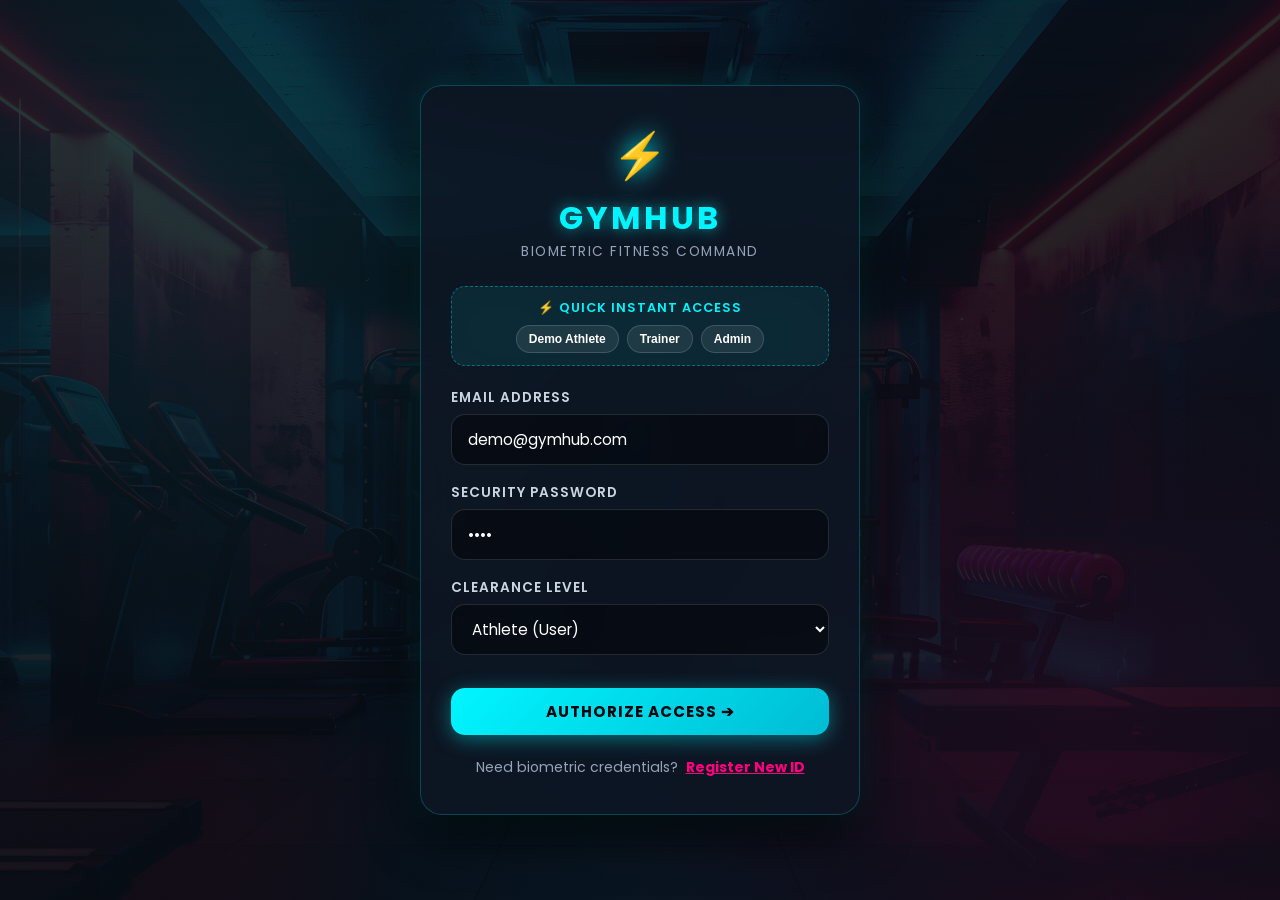
<file: index.html>
<!DOCTYPE html>
<html lang="en">
<head>
    <meta charset="UTF-8">
    <meta name="viewport" content="width=device-width, initial-scale=1.0">
    <title>Gym Hub - Authentication Portal</title>
    <link rel="stylesheet" href="style.css">
    <style>
        .auth-wrapper {
            display: flex;
            justify-content: center;
            align-items: center;
            min-height: 100vh;
            padding: 20px;
        }

        .auth-card {
            width: 100%;
            max-width: 440px;
            background: rgba(14, 22, 36, 0.82);
            backdrop-filter: blur(24px);
            -webkit-backdrop-filter: blur(24px);
            border: 1px solid var(--border-color);
            border-radius: var(--radius-lg);
            padding: 36px 30px;
            box-shadow: 0 20px 50px rgba(0, 0, 0, 0.8), 0 0 30px rgba(0, 246, 255, 0.15);
            animation: cardAppear 0.8s cubic-bezier(0.16, 1, 0.3, 1) forwards;
        }

        @keyframes cardAppear {
            from { transform: translateY(30px) scale(0.96); opacity: 0; }
            to { transform: translateY(0) scale(1); opacity: 1; }
        }

        .brand-header {
            text-align: center;
            margin-bottom: 24px;
        }

        .brand-header .logo {
            font-size: 2.8em;
            filter: drop-shadow(0 0 12px var(--cyan-glow));
            display: inline-block;
            animation: pulseIcon 3s infinite;
        }

        .brand-header h1 {
            font-size: 2em;
            letter-spacing: 3px;
            color: var(--cyan-glow);
            text-shadow: 0 0 15px rgba(0, 246, 255, 0.6);
            margin-top: 5px;
        }

        .brand-header p {
            font-size: 0.85em;
            color: var(--text-muted);
            letter-spacing: 1.5px;
            text-transform: uppercase;
        }

        .demo-bar {
            background: rgba(0, 246, 255, 0.08);
            border: 1px dashed rgba(0, 246, 255, 0.35);
            border-radius: var(--radius-md);
            padding: 12px;
            margin-bottom: 22px;
            text-align: center;
        }

        .demo-bar p {
            font-size: 0.8em;
            color: var(--cyan-glow);
            font-weight: 600;
            margin-bottom: 8px;
            letter-spacing: 1px;
            text-transform: uppercase;
        }

        .demo-btn-group {
            display: flex;
            gap: 8px;
            justify-content: center;
        }

        .demo-pill {
            background: rgba(255, 255, 255, 0.08);
            border: 1px solid rgba(255, 255, 255, 0.15);
            color: #fff;
            padding: 6px 12px;
            border-radius: var(--radius-full);
            font-size: 0.75em;
            font-weight: 700;
            cursor: pointer;
            transition: all 0.2s ease;
        }

        .demo-pill:hover {
            background: var(--cyan-glow);
            color: #000;
            border-color: var(--cyan-glow);
            box-shadow: 0 0 12px var(--cyan-glow);
        }

        .form-row {
            display: flex;
            gap: 10px;
        }

        .form-row .form-group {
            flex: 1;
        }

        .auth-footer {
            margin-top: 22px;
            text-align: center;
            font-size: 0.88em;
            color: var(--text-muted);
        }

        .auth-footer span {
            color: var(--magenta-glow);
            font-weight: 700;
            cursor: pointer;
            text-decoration: underline;
            margin-left: 4px;
        }

        .auth-footer span:hover {
            color: #fff;
            text-shadow: 0 0 10px var(--magenta-glow);
        }
    </style>
</head>
<body>

    <!-- Fullscreen Initializer -->
    <div id="loader">
        <div class="loader-ring"></div>
        <h3>GYM HUB CORE</h3>
        <p>INITIALIZING PROTOCOL...</p>
    </div>

    <div class="auth-wrapper">
        <div class="auth-card">
            
            <div class="brand-header">
                <div class="logo">⚡</div>
                <h1>GYM<span class="highlight text-cyan">HUB</span></h1>
                <p>BIOMETRIC FITNESS COMMAND</p>
            </div>

            <!-- Instant One-Click Demo Access -->
            <div class="demo-bar">
                <p>⚡ Quick Instant Access</p>
                <div class="demo-btn-group">
                    <button type="button" class="demo-pill" onclick="quickLogin('user')">Demo Athlete</button>
                    <button type="button" class="demo-pill" onclick="quickLogin('trainer')">Trainer</button>
                    <button type="button" class="demo-pill" onclick="quickLogin('admin')">Admin</button>
                </div>
            </div>

            <!-- LOGIN VIEW -->
            <div id="login-section">
                <form id="loginForm">
                    <div class="form-group">
                        <label class="form-label" for="loginEmail">Email Address</label>
                        <input type="email" id="loginEmail" placeholder="e.g. demo@gymhub.com" required>
                    </div>

                    <div class="form-group">
                        <label class="form-label" for="loginPassword">Security Password</label>
                        <input type="password" id="loginPassword" placeholder="••••••••" required>
                    </div>

                    <div class="form-group">
                        <label class="form-label" for="loginRole">Clearance Level</label>
                        <select id="loginRole" required>
                            <option value="user">Athlete (User)</option>
                            <option value="trainer">Tactical Coach (Trainer)</option>
                            <option value="admin">System Admin (SADMIN)</option>
                        </select>
                    </div>

                    <button type="submit" class="btn btn-primary btn-block" style="margin-top: 15px;">
                        Authorize Access ➔
                    </button>

                    <div class="auth-footer">
                        Need biometric credentials? 
                        <span onclick="toggleAuth('register')">Register New ID</span>
                    </div>
                </form>
            </div>

            <!-- REGISTRATION VIEW -->
            <div id="register-section" style="display: none;">
                <form id="registerForm">
                    <div class="form-group">
                        <label class="form-label" for="regName">Full Name</label>
                        <input type="text" id="regName" placeholder="e.g. Alex Hunter" required>
                    </div>

                    <div class="form-row">
                        <div class="form-group">
                            <label class="form-label" for="regEmail">Email</label>
                            <input type="email" id="regEmail" placeholder="name@domain.com" required>
                        </div>
                        <div class="form-group">
                            <label class="form-label" for="regPassword">Password</label>
                            <input type="password" id="regPassword" placeholder="••••••••" required>
                        </div>
                    </div>

                    <div class="form-row">
                        <div class="form-group">
                            <label class="form-label" for="regAge">Age</label>
                            <input type="number" id="regAge" min="12" max="100" placeholder="24" required>
                        </div>
                        <div class="form-group">
                            <label class="form-label" for="regHeight">Height (cm)</label>
                            <input type="number" id="regHeight" min="100" max="250" placeholder="178" required>
                        </div>
                        <div class="form-group">
                            <label class="form-label" for="regWeight">Weight (kg)</label>
                            <input type="number" id="regWeight" min="30" max="300" placeholder="75" required>
                        </div>
                    </div>

                    <div class="form-row">
                        <div class="form-group">
                            <label class="form-label" for="regGoal">Primary Goal</label>
                            <select id="regGoal" required>
                                <option value="muscle">Hypertrophy (Muscle Gain)</option>
                                <option value="weight_loss">Caloric Deficit (Fat Loss)</option>
                                <option value="endurance">Conditioning & Stamina</option>
                            </select>
                        </div>
                        <div class="form-group">
                            <label class="form-label" for="regRole">Role</label>
                            <select id="regRole" required>
                                <option value="user">Athlete (User)</option>
                                <option value="trainer">Trainer</option>
                            </select>
                        </div>
                    </div>

                    <button type="submit" class="btn btn-magenta btn-block" style="margin-top: 15px;">
                        Initialize Profile ➔
                    </button>

                    <div class="auth-footer">
                        Existing Athlete? 
                        <span onclick="toggleAuth('login')">Return to Login</span>
                    </div>
                </form>
            </div>

        </div>
    </div>

    <!-- Scripts -->
    <script src="script.js"></script>
    <script>
        // Check if user is already logged in
        window.addEventListener('DOMContentLoaded', () => {
            const current = getCurrentUser();
            if (current) {
                // Pre-fill or auto-redirect if desired
                document.getElementById('loginEmail').value = current.email || 'demo@gymhub.com';
                document.getElementById('loginRole').value = current.role || 'user';
            } else {
                document.getElementById('loginEmail').value = 'demo@gymhub.com';
                document.getElementById('loginPassword').value = 'demo';
            }
        });

        function toggleAuth(target) {
            playCyberSound('click');
            const loginSec = document.getElementById('login-section');
            const regSec = document.getElementById('register-section');
            if (target === 'register') {
                loginSec.style.display = 'none';
                regSec.style.display = 'block';
            } else {
                loginSec.style.display = 'block';
                regSec.style.display = 'none';
            }
        }

        // Quick 1-Click Login for effortless testing
        function quickLogin(role) {
            playCyberSound('click');
            const users = JSON.parse(localStorage.getItem('gymUsers')) || DEFAULT_USERS;
            const targetUser = users.find(u => u.role === role) || users[0];
            if (targetUser) {
                setCurrentUser(targetUser);
                playCyberSound('success');
                showGymToast(`Authorized as ${targetUser.name}`, "success");
                setTimeout(() => {
                    window.location.href = 'dashboard.html';
                }, 400);
            }
        }

        // Regular Login Handler
        document.getElementById('loginForm').addEventListener('submit', function(e) {
            e.preventDefault();
            const email = document.getElementById('loginEmail').value.trim().toLowerCase();
            const password = document.getElementById('loginPassword').value;
            const role = document.getElementById('loginRole').value;

            const users = JSON.parse(localStorage.getItem('gymUsers')) || DEFAULT_USERS;
            const foundUser = users.find(u => 
                u.email.toLowerCase() === email && 
                u.password === password && 
                u.role === role
            );

            if (foundUser) {
                setCurrentUser(foundUser);
                playCyberSound('success');
                showGymToast(`Access granted, ${foundUser.name}.`, "success");
                setTimeout(() => {
                    window.location.href = 'dashboard.html';
                }, 450);
            } else {
                playCyberSound('error');
                showGymToast("Invalid credentials or clearance level.", "error");
            }
        });

        // Registration Handler
        document.getElementById('registerForm').addEventListener('submit', function(e) {
            e.preventDefault();
            const name = document.getElementById('regName').value.trim();
            const email = document.getElementById('regEmail').value.trim().toLowerCase();
            const password = document.getElementById('regPassword').value;
            const age = parseInt(document.getElementById('regAge').value) || 24;
            const height = parseFloat(document.getElementById('regHeight').value) || 175;
            const weight = parseFloat(document.getElementById('regWeight').value) || 72;
            const goal = document.getElementById('regGoal').value;
            const role = document.getElementById('regRole').value;

            let users = JSON.parse(localStorage.getItem('gymUsers')) || DEFAULT_USERS;
            if (users.some(u => u.email.toLowerCase() === email)) {
                playCyberSound('error');
                showGymToast("Email already registered in system.", "error");
                return;
            }

            const newUser = { name, email, password, age, height, weight, goal, role };
            users.push(newUser);
            localStorage.setItem('gymUsers', JSON.stringify(users));
            setCurrentUser(newUser);

            playCyberSound('success');
            showGymToast("Bio-Registration successful! Loading Dashboard...", "success");
            setTimeout(() => {
                window.location.href = 'dashboard.html';
            }, 600);
        });
    </script>
</body>
</html>
</file>
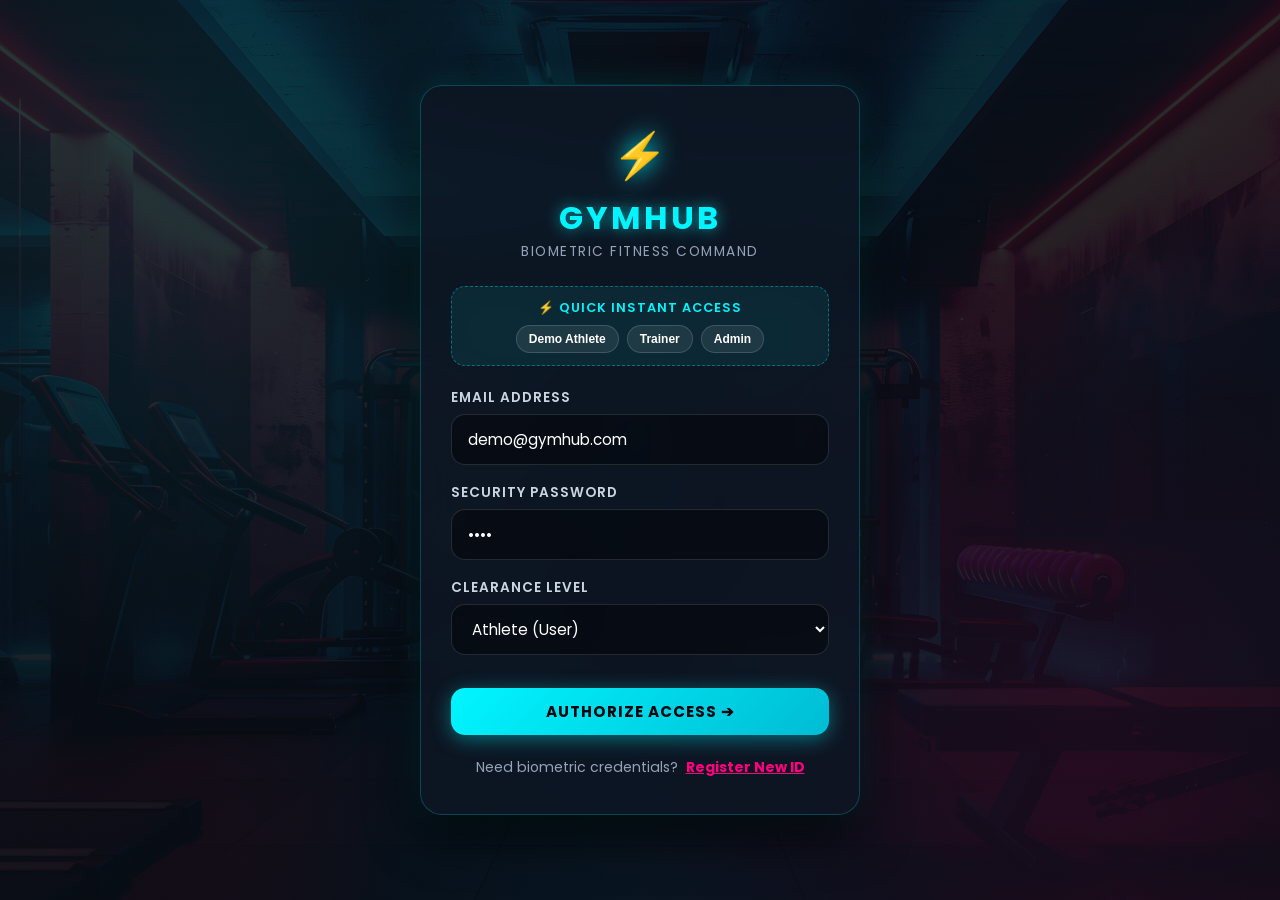
<file: chatbot.html>
<!DOCTYPE html>
<html lang="en">
<head>
    <meta charset="UTF-8">
    <meta name="viewport" content="width=device-width, initial-scale=1.0">
    <title>Gym Hub - AI Fitness & Tactical Coach</title>
    <link rel="stylesheet" href="style.css">
    <style>
        .chat-container-card {
            max-width: 850px;
            margin: 0 auto;
            background: var(--bg-surface);
            border: 1px solid var(--border-color);
            border-radius: var(--radius-lg);
            padding: 26px;
            box-shadow: var(--shadow-card);
            display: flex;
            flex-direction: column;
            height: 75vh;
        }

        .chat-topbar {
            display: flex;
            justify-content: space-between;
            align-items: center;
            padding-bottom: 15px;
            border-bottom: 1px solid rgba(255, 255, 255, 0.1);
        }

        .coach-status {
            display: flex;
            align-items: center;
            gap: 10px;
        }

        .coach-avatar {
            width: 44px;
            height: 44px;
            border-radius: 50%;
            background: linear-gradient(135deg, var(--cyan-glow), var(--magenta-glow));
            display: flex;
            justify-content: center;
            align-items: center;
            font-size: 1.4em;
            box-shadow: 0 0 15px rgba(0, 246, 255, 0.4);
        }

        .chat-messages {
            flex-grow: 1;
            overflow-y: auto;
            padding: 18px 8px;
            display: flex;
            flex-direction: column;
            gap: 14px;
        }

        .msg-bubble {
            max-width: 80%;
            padding: 14px 18px;
            border-radius: var(--radius-md);
            font-size: 0.92em;
            line-height: 1.5;
            animation: bubbleIn 0.3s cubic-bezier(0.175, 0.885, 0.32, 1.275);
            word-wrap: break-word;
        }

        @keyframes bubbleIn {
            from { opacity: 0; transform: scale(0.92); }
            to { opacity: 1; transform: scale(1); }
        }

        .user-bubble {
            align-self: flex-end;
            background: rgba(0, 246, 255, 0.15);
            border: 1px solid rgba(0, 246, 255, 0.4);
            color: #fff;
            border-bottom-right-radius: 2px;
        }

        .bot-bubble {
            align-self: flex-start;
            background: rgba(22, 34, 52, 0.9);
            border: 1px solid rgba(255, 255, 255, 0.12);
            color: var(--text-secondary);
            border-bottom-left-radius: 2px;
        }

        .bot-bubble strong {
            color: var(--cyan-glow);
        }

        /* Quick Prompt Chips */
        .prompt-chips-tray {
            display: flex;
            gap: 8px;
            overflow-x: auto;
            padding: 10px 0;
            white-space: nowrap;
        }

        .prompt-chip {
            background: rgba(255, 255, 255, 0.05);
            border: 1px solid rgba(0, 246, 255, 0.25);
            color: var(--cyan-glow);
            padding: 6px 14px;
            border-radius: var(--radius-full);
            font-size: 0.78em;
            font-weight: 600;
            cursor: pointer;
            transition: all 0.2s ease;
        }

        .prompt-chip:hover {
            background: var(--cyan-glow);
            color: #000;
            box-shadow: 0 0 10px var(--cyan-glow);
        }

        /* Chat Input Box */
        .chat-input-row {
            display: flex;
            gap: 12px;
            padding-top: 12px;
            border-top: 1px solid rgba(255, 255, 255, 0.1);
        }

        .chat-input-row input {
            flex-grow: 1;
            padding: 13px 18px;
            border-radius: var(--radius-md);
        }

        /* Typing Dots */
        .typing-indicator {
            display: none;
            align-self: flex-start;
            padding: 10px 18px;
            background: rgba(22, 34, 52, 0.9);
            border-radius: var(--radius-md);
            font-size: 0.8em;
            color: var(--text-muted);
            border: 1px solid rgba(255, 255, 255, 0.1);
        }

        .dot-pulse {
            display: inline-block;
            animation: pulse 1s infinite alternate;
        }
    </style>
</head>
<body>

    <!-- Shared Top Navbar -->
    <div id="gym-navbar"></div>

    <div class="page-container">
        
        <div class="chat-container-card">
            
            <!-- Chat Header -->
            <div class="chat-topbar">
                <div class="coach-status">
                    <div class="coach-avatar">🤖</div>
                    <div>
                        <h3 style="font-size: 1.1em; color: #fff; margin: 0;">AI Tactical Coach</h3>
                        <span style="font-size: 0.78em; color: var(--green-glow);">● Online | Ready for Consultation</span>
                    </div>
                </div>

                <div>
                    <button class="btn btn-outline btn-sm" onclick="clearConversation()" style="font-size: 0.75em; padding: 4px 10px;">
                        Clear Chat
                    </button>
                </div>
            </div>

            <!-- Messages Stream -->
            <div class="chat-messages" id="chatStream">
                <div class="msg-bubble bot-bubble">
                    <strong>Greetings, Athlete!</strong> I am your Gym Hub Tactical Intelligence assistant. Ask me anything regarding <strong>Hypertrophy Splits</strong>, <strong>Caloric Deficit vs Bulking</strong>, <strong>Creatine Timing</strong>, or <strong>Joint Rehabilitation</strong>.
                </div>
            </div>

            <div class="typing-indicator" id="typingIndicator">
                🤖 Coach is calculating tactical response<span class="dot-pulse">...</span>
            </div>

            <!-- Prompt Suggestions -->
            <div class="prompt-chips-tray">
                <button class="prompt-chip" onclick="askQuickPrompt('Best workout split for muscle gain?')">🏋️ Best Workout Split</button>
                <button class="prompt-chip" onclick="askQuickPrompt('How much protein should I eat daily?')">🍗 Protein Target</button>
                <button class="prompt-chip" onclick="askQuickPrompt('When should I take creatine?')">⚡ Creatine Timing</button>
                <button class="prompt-chip" onclick="askQuickPrompt('How to fix knee pain during squats?')">⚠️ Knee Pain</button>
                <button class="prompt-chip" onclick="askQuickPrompt('How many rest days do I need?')">💤 Rest & Recovery</button>
            </div>

            <!-- Chat Input Controls -->
            <div class="chat-input-row">
                <input type="text" id="coachInput" placeholder="Inquire about workouts, diet, or recovery..." onkeypress="handleEnter(event)">
                <button class="btn btn-primary" onclick="submitMessage()">
                    Transmit ➔
                </button>
            </div>

        </div>

    </div>

    <!-- Scripts -->
    <script src="script.js"></script>
    <script>
        protectPage();
        renderNavbar('chatbot');

        const stream = document.getElementById('chatStream');
        const input = document.getElementById('coachInput');
        const typing = document.getElementById('typingIndicator');

        function appendMessage(text, isUser = false) {
            const bubble = document.createElement('div');
            bubble.className = `msg-bubble ${isUser ? 'user-bubble' : 'bot-bubble'}`;
            bubble.innerHTML = isUser ? escapeHtml(text) : text;
            stream.appendChild(bubble);
            stream.scrollTop = stream.scrollHeight;
        }

        function escapeHtml(text) {
            const div = document.createElement('div');
            div.textContent = text;
            return div.innerHTML;
        }

        function askQuickPrompt(question) {
            input.value = question;
            submitMessage();
        }

        function handleEnter(e) {
            if (e.key === 'Enter') submitMessage();
        }

        function submitMessage() {
            const text = input.value.trim();
            if (!text) return;

            playCyberSound('click');
            appendMessage(text, true);
            input.value = '';

            typing.style.display = 'block';
            stream.scrollTop = stream.scrollHeight;

            setTimeout(() => {
                typing.style.display = 'none';
                const reply = computeTacticalResponse(text);
                appendMessage(reply, false);
                playCyberSound('success');
            }, 600);
        }

        function computeTacticalResponse(query) {
            const q = query.toLowerCase();

            // Splits / Workouts
            if (q.includes('split') || q.includes('workout') || q.includes('routine') || q.includes('hypertrophy') || q.includes('exercise')) {
                return `<strong>🏋️ Tactical Split Protocol:</strong><br>
                For maximum hypertrophy and recovery, execute the <strong>Push-Pull-Legs (PPL)</strong> split:
                <ul style="margin: 6px 0 0 16px;">
                    <li><strong>Push:</strong> Incline DB Press, Overhead Press, Cable Lateral Raises, Tricep Pushdowns.</li>
                    <li><strong>Pull:</strong> Lat Pulldown, Chest-Supported Rows, Facepulls, Incline Curls.</li>
                    <li><strong>Legs:</strong> Barbell Back Squats, Romanian Deadlifts, Bulgarian Split Squats, Calves.</li>
                </ul>
                Aim for 10-20 working sets per muscle group weekly within 1-3 Reps in Reserve (RIR).`;
            }

            // Protein & Diet
            if (q.includes('protein') || q.includes('diet') || q.includes('eat') || q.includes('calorie') || q.includes('nutrition') || q.includes('macro')) {
                return `<strong>🍗 Nutritional Optimization:</strong><br>
                • <strong>Protein Intake:</strong> Consume <strong>1.6 to 2.2 grams</strong> per kilogram of body weight daily (e.g. 75kg athlete = 120g - 165g protein).<br>
                • <strong>Timing:</strong> Distribute protein across 3-5 meals with ~25-40g per meal to sustain muscle protein synthesis.<br>
                • <strong>Caloric Framework:</strong> Surplus of +300-400 kcal for clean bulking, or deficit of -400-500 kcal for lean conditioning.`;
            }

            // Creatine & Supplements
            if (q.includes('creatine') || q.includes('supplement') || q.includes('whey') || q.includes('vitamin')) {
                return `<strong>💊 Supplement Protocol:</strong><br>
                • <strong>Creatine Monohydrate:</strong> Take <strong>5g daily</strong> consistently with water or carbs. Timing (pre or post workout) matters far less than daily saturation.<br>
                • <strong>Whey Isolate:</strong> Ideal for rapid amino acid replenishment within 1-2 hours around workout sessions.<br>
                • <strong>Essentials:</strong> Daily Vitamin D3 + K2 and Omega-3 fish oils ensure joint lubrication and hormone equilibrium.`;
            }

            // Injury / Pain
            if (q.includes('pain') || q.includes('knee') || q.includes('shoulder') || q.includes('back') || q.includes('injury') || q.includes('hurt')) {
                return `<strong>⚠️ Joint & Injury Recovery Protocol:</strong><br>
                • <strong>Immediate Action:</strong> Cease any exercise provoking sharp, acute pain (>3/10 discomfort).<br>
                • <strong>Active Rehabilitation:</strong> Instead of complete immobilization, perform high-rep isometric holds and banded blood flow movements.<br>
                • <strong>Shoulders:</strong> Focus on external rotator cuff strengtheners (Face Pulls, Band Pull-Aparts).<br>
                • <strong>Knees:</strong> Warm up with reverse walking, terminal knee extensions, and foam rolling quads. Consult a medical professional if pain persists.`;
            }

            // Rest & Sleep
            if (q.includes('rest') || q.includes('sleep') || q.includes('recovery') || q.includes('fatigue')) {
                return `<strong>💤 CNS Recovery & Sleep Protocol:</strong><br>
                • Muscles grow outside the gym during deep REM sleep when Growth Hormone (HGH) peaks.<br>
                • Target <strong>7.5 - 9 hours</strong> of uninterrupted sleep in a cool, dark room.<br>
                • Take at least <strong>1 to 2 complete rest days</strong> every week to prevent systemic Central Nervous System fatigue.`;
            }

            // Default
            return `<strong>🤖 Tactical Intelligence Note:</strong><br>
            I have analyzed your query. To give you the exact protocol, please specify whether your primary focus is <strong>Workout Splits</strong>, <strong>Macro Nutrition</strong>, <strong>Supplements (Creatine/Whey)</strong>, or <strong>Injury Prevention</strong>.`;
        }

        function clearConversation() {
            playCyberSound('click');
            stream.innerHTML = `
                <div class="msg-bubble bot-bubble">
                    <strong>Chat reset.</strong> Coach is standing by for new tactical fitness queries.
                </div>
            `;
            showGymToast("Conversation cleared.", "info");
        }
    </script>
</body>
</html>
</file>
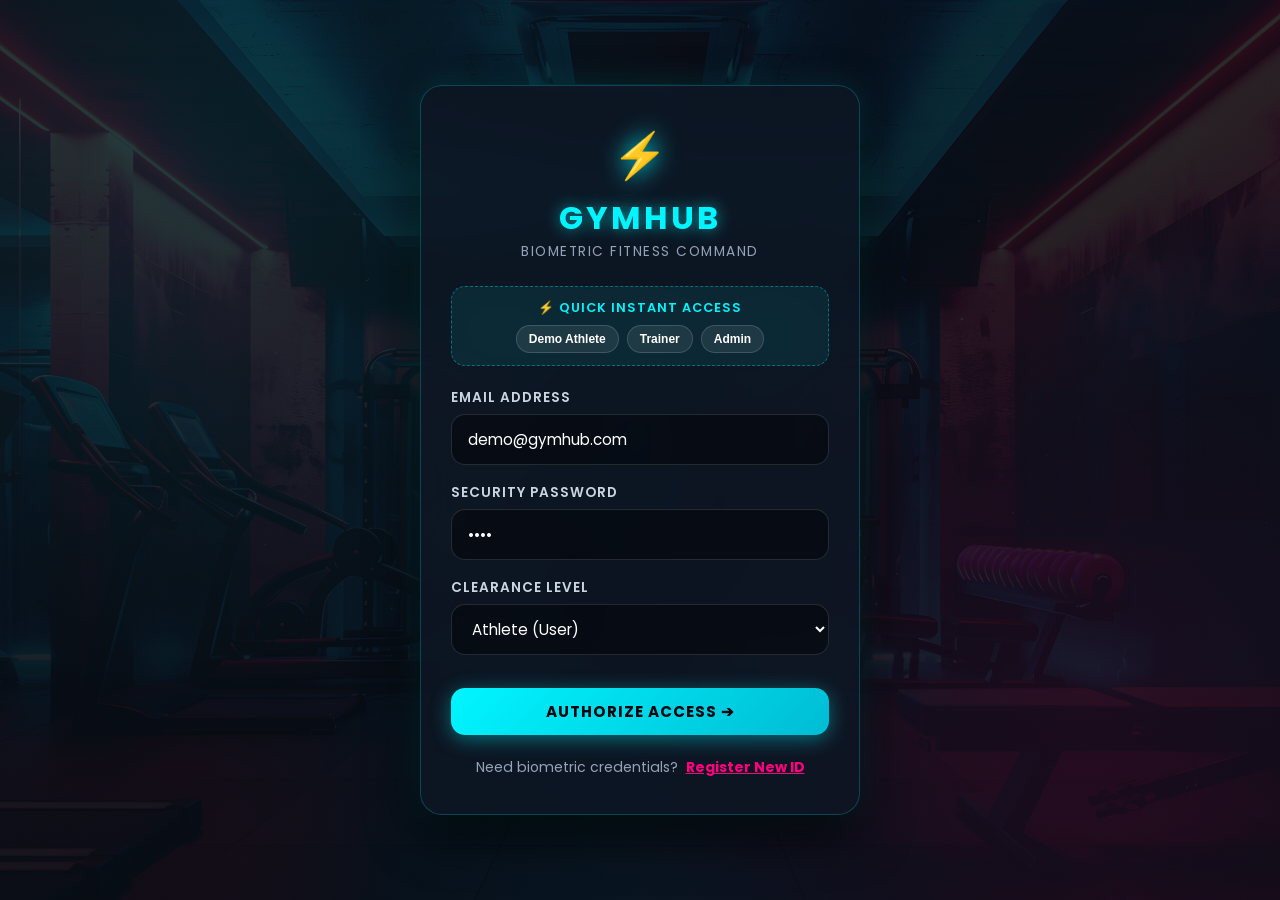
<file: dashboard.html>
<!DOCTYPE html>
<html lang="en">
<head>
    <meta charset="UTF-8">
    <meta name="viewport" content="width=device-width, initial-scale=1.0">
    <title>Gym Hub - Command Dashboard</title>
    <link rel="stylesheet" href="style.css">
    <style>
        .hud-banner {
            display: grid;
            grid-template-columns: 2fr 1fr;
            gap: 20px;
            margin-bottom: 30px;
        }

        .hud-welcome {
            background: linear-gradient(135deg, rgba(0, 246, 255, 0.12), rgba(255, 0, 127, 0.08));
            border: 1px solid var(--border-color);
            border-radius: var(--radius-lg);
            padding: 30px;
            position: relative;
            overflow: hidden;
            display: flex;
            flex-direction: column;
            justify-content: center;
        }

        .hud-welcome::after {
            content: '⚡';
            position: absolute;
            right: 20px;
            bottom: -15px;
            font-size: 8em;
            opacity: 0.07;
            pointer-events: none;
        }

        .hud-title {
            font-size: 2.2em;
            color: var(--cyan-glow);
            text-shadow: 0 0 15px rgba(0, 246, 255, 0.5);
            margin-bottom: 6px;
        }

        .hud-subtitle {
            font-size: 0.95em;
            color: var(--text-secondary);
        }

        .biometrics-card {
            background: var(--bg-surface);
            border: 1px solid var(--border-color);
            border-radius: var(--radius-lg);
            padding: 24px;
            display: flex;
            flex-direction: column;
            justify-content: space-around;
        }

        .bio-grid {
            display: grid;
            grid-template-columns: repeat(2, 1fr);
            gap: 12px;
            margin-top: 10px;
        }

        .bio-item {
            background: rgba(255, 255, 255, 0.04);
            border-radius: var(--radius-sm);
            padding: 8px 12px;
            border-left: 3px solid var(--cyan-glow);
        }

        .bio-label {
            font-size: 0.72em;
            color: var(--text-muted);
            text-transform: uppercase;
            letter-spacing: 1px;
        }

        .bio-value {
            font-size: 1.1em;
            font-weight: 700;
            color: #fff;
            margin-top: 2px;
        }

        /* Modules Grid */
        .modules-grid {
            display: grid;
            grid-template-columns: repeat(auto-fit, minmax(280px, 1fr));
            gap: 24px;
            margin-bottom: 40px;
        }

        .module-card {
            background: var(--bg-surface);
            backdrop-filter: var(--backdrop-blur);
            -webkit-backdrop-filter: var(--backdrop-blur);
            border: 1px solid var(--border-color);
            border-radius: var(--radius-lg);
            padding: 30px 24px;
            text-decoration: none;
            color: #fff;
            display: flex;
            flex-direction: column;
            justify-content: space-between;
            position: relative;
            overflow: hidden;
            transition: all 0.35s cubic-bezier(0.175, 0.885, 0.32, 1.275);
            cursor: pointer;
        }

        .module-card::before {
            content: '';
            position: absolute;
            top: 0;
            left: 0;
            width: 100%;
            height: 4px;
            background: linear-gradient(90deg, var(--cyan-glow), var(--magenta-glow));
            opacity: 0;
            transition: opacity 0.3s;
        }

        .module-card:hover {
            transform: translateY(-8px);
            border-color: var(--cyan-glow);
            box-shadow: 0 15px 35px rgba(0, 0, 0, 0.6), 0 0 25px rgba(0, 246, 255, 0.25);
            background: var(--bg-surface-hover);
        }

        .module-card:hover::before {
            opacity: 1;
        }

        .module-icon-wrap {
            font-size: 2.6em;
            margin-bottom: 16px;
            filter: drop-shadow(0 0 10px rgba(0, 246, 255, 0.4));
            transition: transform 0.3s ease;
        }

        .module-card:hover .module-icon-wrap {
            transform: scale(1.15) rotate(5deg);
        }

        .module-title {
            font-size: 1.35em;
            font-weight: 700;
            color: #fff;
            margin-bottom: 8px;
            letter-spacing: 1px;
        }

        .module-card:hover .module-title {
            color: var(--cyan-glow);
        }

        .module-desc {
            font-size: 0.88em;
            color: var(--text-muted);
            line-height: 1.5;
            margin-bottom: 20px;
        }

        .module-action {
            display: flex;
            align-items: center;
            justify-content: space-between;
            font-size: 0.82em;
            font-weight: 700;
            color: var(--cyan-glow);
            text-transform: uppercase;
            letter-spacing: 1.5px;
            padding-top: 14px;
            border-top: 1px solid rgba(255, 255, 255, 0.08);
        }

        .module-card:hover .module-action span:last-child {
            transform: translateX(5px);
            transition: transform 0.2s ease;
        }

        @media (max-width: 820px) {
            .hud-banner {
                grid-template-columns: 1fr;
            }
        }
    </style>
</head>
<body>

    <!-- Shared Top Navigation Bar -->
    <div id="gym-navbar"></div>

    <div class="page-container">
        
        <!-- HUD Athlete Bio-Metrics Header -->
        <div class="hud-banner">
            <div class="hud-welcome">
                <span class="badge badge-cyan" id="userRoleBadge" style="width: fit-content; margin-bottom: 10px;">
                    STATUS: ACTIVE
                </span>
                <h1 class="hud-title" id="welcomeHeading">ACCESS GRANTED</h1>
                <p class="hud-subtitle" id="welcomeSubtitle">Welcome to your central training operations.</p>
            </div>

            <div class="biometrics-card">
                <div style="display:flex; justify-content:space-between; align-items:center;">
                    <span style="font-weight: 700; font-size: 0.9em; color: var(--magenta-glow); letter-spacing: 1px;">
                        BIOMETRIC METRICS
                    </span>
                    <span class="badge badge-magenta" id="bioStatus">OPTIMAL</span>
                </div>
                <div class="bio-grid">
                    <div class="bio-item">
                        <div class="bio-label">Height</div>
                        <div class="bio-value" id="hudHeight">178 cm</div>
                    </div>
                    <div class="bio-item">
                        <div class="bio-label">Weight</div>
                        <div class="bio-value" id="hudWeight">75 kg</div>
                    </div>
                    <div class="bio-item">
                        <div class="bio-label">Calculated BMI</div>
                        <div class="bio-value text-cyan" id="hudBMI">23.7</div>
                    </div>
                    <div class="bio-item">
                        <div class="bio-label">Primary Goal</div>
                        <div class="bio-value" id="hudGoal" style="font-size:0.95em;">Muscle</div>
                    </div>
                </div>
            </div>
        </div>

        <!-- System Modules Grid -->
        <div class="modules-grid">
            
            <!-- Workout Card -->
            <div class="module-card" onclick="navigateTo('workout.html')">
                <div>
                    <div class="module-icon-wrap">🏋️</div>
                    <div class="module-title">Combat Workouts</div>
                    <p class="module-desc">
                        Novice to Titan tiered routines, animated exercise guides, and instant tactical daily quests.
                    </p>
                </div>
                <div class="module-action">
                    <span>Initialize Training</span>
                    <span>➔</span>
                </div>
            </div>

            <!-- Diet & Nutrition Card -->
            <div class="module-card" onclick="navigateTo('diet.html')">
                <div>
                    <div class="module-icon-wrap">🥗</div>
                    <div class="module-title">Diet & Bio-Fuel</div>
                    <p class="module-desc">
                        Scientific BMI calculator, targeted meal protocols (Veg/Non-Veg), and live hydration tracker.
                    </p>
                </div>
                <div class="module-action">
                    <span>Configure Fuel</span>
                    <span>➔</span>
                </div>
            </div>

            <!-- Progress Card -->
            <div class="module-card" onclick="navigateTo('progress.html')">
                <div>
                    <div class="module-icon-wrap">📈</div>
                    <div class="module-title">Evolution Tracker</div>
                    <p class="module-desc">
                        Log workout intensity, track chest & weight metrics with live Chart.js biometrics analytics.
                    </p>
                </div>
                <div class="module-action">
                    <span>View Analytics</span>
                    <span>➔</span>
                </div>
            </div>

            <!-- Store Card -->
            <div class="module-card" onclick="navigateTo('store.html')">
                <div>
                    <div class="module-icon-wrap">🛒</div>
                    <div class="module-title">Equipment & Store</div>
                    <p class="module-desc">
                        Premium lab-tested supplements, iron weights, resistance gear, and integrated UPI checkout.
                    </p>
                </div>
                <div class="module-action">
                    <span>Enter Armory</span>
                    <span>➔</span>
                </div>
            </div>

            <!-- AI Chatbot Card -->
            <div class="module-card" onclick="navigateTo('chatbot.html')">
                <div>
                    <div class="module-icon-wrap">🤖</div>
                    <div class="module-title">AI Fitness Coach</div>
                    <p class="module-desc">
                        Instant intelligent consultation on training splits, macros, recovery protocols, and injury prevention.
                    </p>
                </div>
                <div class="module-action">
                    <span>Communicate</span>
                    <span>➔</span>
                </div>
            </div>

            <!-- Wishlist Quick Access Card -->
            <div class="module-card" onclick="navigateTo('wishlist.html')">
                <div>
                    <div class="module-icon-wrap">❤️</div>
                    <div class="module-title">Gear Wishlist</div>
                    <p class="module-desc">
                        Review saved gym items, monitored supplements, and quickly transfer them into your active order.
                    </p>
                </div>
                <div class="module-action">
                    <span>Inspect Saved</span>
                    <span>➔</span>
                </div>
            </div>

        </div>

        <!-- Quick Action Bar -->
        <div style="text-align: center; margin-top: 10px;">
            <button class="btn btn-outline btn-sm" onclick="gymLogout()" style="border-color: rgba(255, 51, 102, 0.5); color: #ff3366;">
                🔒 Terminate Session (Logout)
            </button>
        </div>

    </div>

    <!-- Scripts -->
    <script src="script.js"></script>
    <script>
        // Ensure authentication
        const user = protectPage();
        renderNavbar('dashboard');

        if (user) {
            document.getElementById('welcomeHeading').textContent = `WELCOME, ${user.name.toUpperCase()}`;
            document.getElementById('userRoleBadge').textContent = `RANK: ${user.role.toUpperCase()} | STATUS: ACTIVE`;
            
            const height = user.height || 175;
            const weight = user.weight || 72;
            const bmi = (weight / Math.pow(height / 100, 2)).toFixed(1);

            document.getElementById('hudHeight').textContent = `${height} cm`;
            document.getElementById('hudWeight').textContent = `${weight} kg`;
            document.getElementById('hudBMI').textContent = bmi;
            
            let goalText = user.goal === 'weight_loss' ? 'Fat Loss' : (user.goal === 'endurance' ? 'Stamina' : 'Hypertrophy');
            document.getElementById('hudGoal').textContent = goalText;

            let condition = 'Optimal';
            if (bmi < 18.5) condition = 'Underweight';
            else if (bmi > 25) condition = 'Above Baseline';
            document.getElementById('bioStatus').textContent = condition.toUpperCase();
        }

        function navigateTo(url) {
            playCyberSound('click');
            window.location.href = url;
        }
    </script>
</body>
</html>
</file>
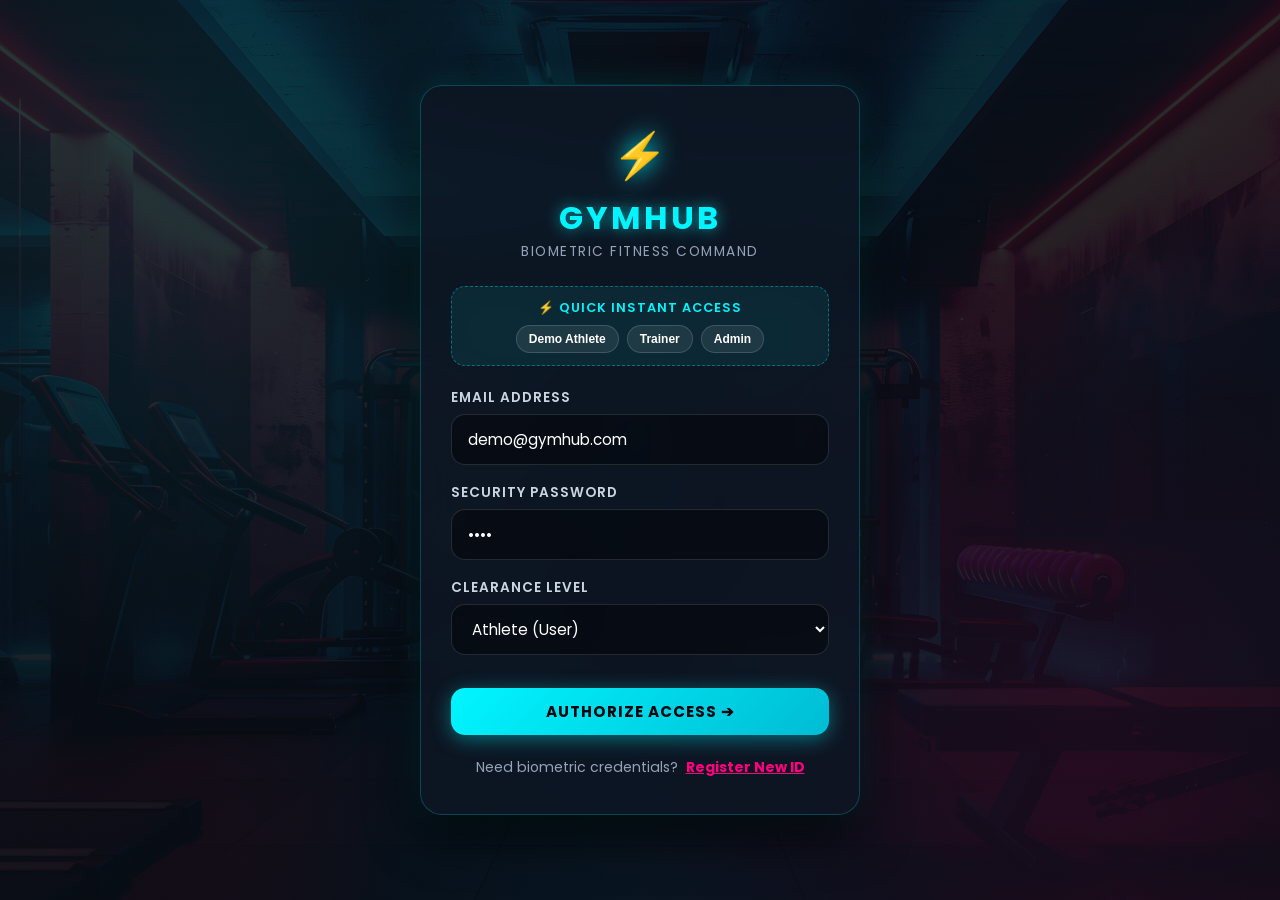
<file: diet.html>
<!DOCTYPE html>
<html lang="en">
<head>
    <meta charset="UTF-8">
    <meta name="viewport" content="width=device-width, initial-scale=1.0">
    <title>Gym Hub - Diet & Bio-Fuel Nutrition</title>
    <link rel="stylesheet" href="style.css">
    <style>
        .diet-grid {
            display: grid;
            grid-template-columns: repeat(auto-fit, minmax(320px, 1fr));
            gap: 25px;
            margin-top: 20px;
        }

        .section-header {
            display: flex;
            align-items: center;
            gap: 10px;
            margin-bottom: 18px;
            padding-bottom: 10px;
            border-bottom: 1px solid rgba(255, 255, 255, 0.08);
        }

        .section-header h2 {
            font-size: 1.25em;
            color: #fff;
            margin: 0;
        }

        .section-header span {
            font-size: 1.5em;
        }

        /* Hydration Station */
        .water-bar-container {
            background: rgba(0, 0, 0, 0.5);
            border-radius: var(--radius-full);
            height: 18px;
            overflow: hidden;
            border: 1px solid rgba(0, 246, 255, 0.3);
            margin: 15px 0;
            position: relative;
        }

        .water-bar-fill {
            background: linear-gradient(90deg, #00b4d8, var(--cyan-glow));
            height: 100%;
            width: 0%;
            transition: width 0.4s ease;
            box-shadow: 0 0 15px var(--cyan-glow);
        }

        .glasses-display {
            display: flex;
            flex-wrap: wrap;
            gap: 8px;
            margin: 15px 0;
            justify-content: center;
        }

        .glass-icon {
            font-size: 1.6em;
            opacity: 0.25;
            transition: all 0.25s ease;
            cursor: pointer;
        }

        .glass-icon.filled {
            opacity: 1;
            filter: drop-shadow(0 0 8px var(--cyan-glow));
            transform: scale(1.1);
        }

        .macro-pill {
            display: inline-block;
            padding: 3px 8px;
            border-radius: var(--radius-sm);
            font-size: 0.75em;
            font-weight: 700;
            margin-right: 5px;
        }

        .macro-p { background: rgba(255, 0, 127, 0.2); color: var(--magenta-glow); border: 1px solid rgba(255, 0, 127, 0.4); }
        .macro-c { background: rgba(0, 246, 255, 0.2); color: var(--cyan-glow); border: 1px solid rgba(0, 246, 255, 0.4); }
        .macro-f { background: rgba(255, 183, 3, 0.2); color: var(--gold-glow); border: 1px solid rgba(255, 183, 3, 0.4); }

        .meal-list {
            list-style: none;
            padding: 0;
            margin-top: 15px;
        }

        .meal-item {
            background: rgba(255, 255, 255, 0.04);
            border-radius: var(--radius-md);
            padding: 12px 16px;
            margin-bottom: 10px;
            border-left: 4px solid var(--cyan-glow);
        }

        .meal-item h4 {
            font-size: 0.95em;
            color: #fff;
            margin-bottom: 4px;
        }

        .meal-item p {
            font-size: 0.82em;
            color: var(--text-muted);
        }
    </style>
</head>
<body>

    <!-- Shared Top Navbar -->
    <div id="gym-navbar"></div>

    <div class="page-container">
        
        <div class="page-header">
            <span class="badge badge-magenta" style="margin-bottom: 8px;">NUTRITIONAL INTELLIGENCE</span>
            <h1 class="page-title">Diet & Bio-Fuel Protocol</h1>
            <p class="page-subtitle">Calculate caloric equilibrium, deploy meal protocols, and calibrate hydration.</p>
        </div>

        <div class="diet-grid">
            
            <!-- BMI & Calorie Target Station -->
            <div class="card-glass">
                <div class="section-header">
                    <span>⚡</span>
                    <h2>BMI & Energy Targets</h2>
                </div>
                
                <div style="display:flex; gap: 10px;">
                    <div class="form-group" style="flex:1;">
                        <label class="form-label">Height (cm)</label>
                        <input type="number" id="calcHeight" placeholder="178">
                    </div>
                    <div class="form-group" style="flex:1;">
                        <label class="form-label">Weight (kg)</label>
                        <input type="number" id="calcWeight" placeholder="75">
                    </div>
                </div>

                <button class="btn btn-primary btn-block" onclick="calculateBioMetrics()">
                    Calibrate Energy Metrics
                </button>

                <div id="bmiOutput" style="margin-top: 20px; display: none;">
                    <div style="background: rgba(0, 0, 0, 0.4); border-radius: var(--radius-md); padding: 15px; border: 1px solid var(--border-color);">
                        <div style="display:flex; justify-content:space-between; align-items:center;">
                            <span style="font-size:0.85em; color:var(--text-muted);">SCORE</span>
                            <span class="badge badge-cyan" id="bmiStatusPill">OPTIMAL</span>
                        </div>
                        <div style="font-size: 2.2em; font-weight: 800; color: var(--cyan-glow); margin: 6px 0;" id="bmiValueDisplay">
                            23.7
                        </div>
                        <div style="font-size:0.88em; color:var(--text-secondary); line-height: 1.5;" id="calorieTargetsDisplay">
                            <!-- Filled dynamically -->
                        </div>
                    </div>
                </div>
            </div>

            <!-- Targeted Diet Protocols -->
            <div class="card-glass">
                <div class="section-header">
                    <span>🥗</span>
                    <h2>Diet Protocols</h2>
                </div>

                <div class="form-group">
                    <label class="form-label">Select Tactical Objective</label>
                    <select id="dietObjective" onchange="loadDietPlan()">
                        <option value="muscle_gain">The Titan Protocol (Hypertrophy / Bulking)</option>
                        <option value="weight_loss">The Shred Protocol (Caloric Deficit / Cut)</option>
                        <option value="maintenance">Conditioning & Lean Maintenance</option>
                    </select>
                </div>

                <div id="dietPlanContainer">
                    <!-- Populated dynamically -->
                </div>
            </div>

            <!-- Targeted Meal Options -->
            <div class="card-glass">
                <div class="section-header">
                    <span>🍳</span>
                    <h2>Macro Meal Suggestions</h2>
                </div>

                <div class="form-group">
                    <label class="form-label">Dietary Preference</label>
                    <select id="mealPreference" onchange="loadMealOptions()">
                        <option value="non-veg">Pro-Protein (Non-Vegetarian)</option>
                        <option value="veg">Plant-Powered (Vegetarian / Vegan)</option>
                    </select>
                </div>

                <div id="mealOptionsContainer">
                    <!-- Populated dynamically -->
                </div>
            </div>

            <!-- Visual Hydration Station -->
            <div class="card-glass">
                <div class="section-header">
                    <span>💧</span>
                    <h2>Hydration Command Center</h2>
                </div>

                <p style="font-size: 0.88em; color: var(--text-muted);">
                    Optimal hydration maximizes muscle protein synthesis and reduces fatigue.
                </p>

                <div class="water-bar-container">
                    <div class="water-bar-fill" id="waterBarFill"></div>
                </div>

                <div style="display:flex; justify-content:space-between; font-size:0.85em; font-weight:700;">
                    <span id="waterTextProgress">0 / 8 Glasses (0 ml)</span>
                    <span class="text-cyan" id="waterPercentage">0%</span>
                </div>

                <div class="glasses-display" id="glassesDisplay">
                    <!-- 8 glasses rendered here -->
                </div>

                <div style="display:flex; gap: 10px; margin-top: 15px;">
                    <button class="btn btn-primary btn-block btn-sm" onclick="addWater(1)">
                        +1 Glass (250ml)
                    </button>
                    <button class="btn btn-outline btn-sm" onclick="addWater(-1)" title="Remove 1 glass">
                        -1
                    </button>
                    <button class="btn btn-outline btn-sm" onclick="resetWater()" title="Reset daily log">
                        ↺
                    </button>
                </div>
            </div>

        </div>

    </div>

    <!-- Scripts -->
    <script src="script.js"></script>
    <script>
        const user = protectPage();
        renderNavbar('diet');

        // Prepopulate user data
        if (user) {
            document.getElementById('calcHeight').value = user.height || 178;
            document.getElementById('calcWeight').value = user.weight || 75;
            if (user.goal === 'weight_loss') {
                document.getElementById('dietObjective').value = 'weight_loss';
            }
        }

        // Calculate BMI & Calories
        function calculateBioMetrics() {
            playCyberSound('click');
            const h = parseFloat(document.getElementById('calcHeight').value);
            const w = parseFloat(document.getElementById('calcWeight').value);

            if (!h || !w || h < 80 || w < 30) {
                showGymToast("Please input valid height & weight metrics.", "error");
                return;
            }

            const bmi = (w / Math.pow(h / 100, 2)).toFixed(1);
            let status = 'Optimal';
            let pillClass = 'badge-green';

            if (bmi < 18.5) { status = 'Underweight'; pillClass = 'badge-cyan'; }
            else if (bmi < 24.9) { status = 'Optimal Baseline'; pillClass = 'badge-green'; }
            else if (bmi < 29.9) { status = 'Overweight'; pillClass = 'badge-magenta'; }
            else { status = 'High Risk'; pillClass = 'badge-magenta'; }

            // Maintenance estimation (Harris-Benedict simplified formula)
            const bmr = Math.round(10 * w + 6.25 * h - 5 * 25 + 5);
            const maintenance = Math.round(bmr * 1.45);
            const bulk = maintenance + 400;
            const cut = maintenance - 500;

            document.getElementById('bmiValueDisplay').textContent = `${bmi} BMI`;
            const pill = document.getElementById('bmiStatusPill');
            pill.textContent = status.toUpperCase();
            pill.className = `badge ${pillClass}`;

            document.getElementById('calorieTargetsDisplay').innerHTML = `
                <div>🔥 <strong>Maintenance:</strong> ~${maintenance} kcal/day</div>
                <div>⚡ <strong>Titan Hypertrophy:</strong> ~${bulk} kcal/day (+400)</div>
                <div>✂️ <strong>Shred Deficit:</strong> ~${cut} kcal/day (-500)</div>
            `;

            document.getElementById('bmiOutput').style.display = 'block';
            playCyberSound('success');
        }

        // Load targeted diet plan
        function loadDietPlan() {
            const obj = document.getElementById('dietObjective').value;
            const container = document.getElementById('dietPlanContainer');
            
            if (obj === 'muscle_gain') {
                container.innerHTML = `
                    <ul class="meal-list">
                        <li class="meal-item">
                            <h4>🌅 Morning Fuel: Power Oatmeal & Eggs</h4>
                            <p>80g Rolled oats with almond butter, 4 eggs, and a banana.</p>
                            <span class="macro-pill macro-p">35g Protein</span>
                            <span class="macro-pill macro-c">65g Carbs</span>
                            <span class="macro-pill macro-f">18g Fats</span>
                        </li>
                        <li class="meal-item">
                            <h4>☀️ Midday Blast: Titan Chicken/Tofu Bowl</h4>
                            <p>200g Grilled breast or paneer, basmati rice, steamed broccoli.</p>
                            <span class="macro-pill macro-p">45g Protein</span>
                            <span class="macro-pill macro-c">70g Carbs</span>
                            <span class="macro-pill macro-f">14g Fats</span>
                        </li>
                        <li class="meal-item">
                            <h4>🌙 Night Recovery: Salmon/Lentils & Sweet Potato</h4>
                            <p>Wild salmon or rich lentils with baked sweet potato and greens.</p>
                            <span class="macro-pill macro-p">38g Protein</span>
                            <span class="macro-pill macro-c">50g Carbs</span>
                            <span class="macro-pill macro-f">16g Fats</span>
                        </li>
                    </ul>
                `;
            } else if (obj === 'weight_loss') {
                container.innerHTML = `
                    <ul class="meal-list">
                        <li class="meal-item">
                            <h4>🌅 Morning: Berry Chia Greek Yogurt</h4>
                            <p>200g Low-fat Greek yogurt, mixed berries, chia seeds, black coffee.</p>
                            <span class="macro-pill macro-p">24g Protein</span>
                            <span class="macro-pill macro-c">25g Carbs</span>
                            <span class="macro-pill macro-f">6g Fats</span>
                        </li>
                        <li class="meal-item">
                            <h4>☀️ Midday: High-Fiber Turkey/Soya Salad</h4>
                            <p>Lean meat or soya chunks tossed with mixed leafy greens and vinaigrette.</p>
                            <span class="macro-pill macro-p">38g Protein</span>
                            <span class="macro-pill macro-c">18g Carbs</span>
                            <span class="macro-pill macro-f">10g Fats</span>
                        </li>
                        <li class="meal-item">
                            <h4>🌙 Night: Steamed Fish or Spiced Paneer with Greens</h4>
                            <p>Light white fish or grilled paneer with asparagus and zucchini.</p>
                            <span class="macro-pill macro-p">32g Protein</span>
                            <span class="macro-pill macro-c">12g Carbs</span>
                            <span class="macro-pill macro-f">8g Fats</span>
                        </li>
                    </ul>
                `;
            } else {
                container.innerHTML = `
                    <ul class="meal-list">
                        <li class="meal-item">
                            <h4>🌅 Balanced Breakfast: Avocado Toast with Poached Eggs</h4>
                            <p>Whole grain sourdough, 1/2 avocado, 2 eggs, fresh citrus.</p>
                            <span class="macro-pill macro-p">22g Protein</span>
                            <span class="macro-pill macro-c">40g Carbs</span>
                            <span class="macro-pill macro-f">18g Fats</span>
                        </li>
                        <li class="meal-item">
                            <h4>☀️ Clean Lunch: Quinoa & Grilled Chicken Fajita</h4>
                            <p>Bell peppers, seasoned chicken, black beans, and quinoa.</p>
                            <span class="macro-pill macro-p">40g Protein</span>
                            <span class="macro-pill macro-c">55g Carbs</span>
                            <span class="macro-pill macro-f">12g Fats</span>
                        </li>
                    </ul>
                `;
            }
        }

        // Meal suggestions
        function loadMealOptions() {
            const pref = document.getElementById('mealPreference').value;
            const container = document.getElementById('mealOptionsContainer');

            if (pref === 'veg') {
                container.innerHTML = `
                    <ul class="meal-list">
                        <li class="meal-item">
                            <h4>🌱 Paneer & Chickpea Power Bowl</h4>
                            <p>High satiety vegetarian protein with complex fiber.</p>
                        </li>
                        <li class="meal-item">
                            <h4>🌱 Lentil & Tempeh Sauté with Brown Rice</h4>
                            <p>Rich iron, zinc, and complete amino acid profile.</p>
                        </li>
                        <li class="meal-item">
                            <h4>🌱 Whey Isolate Smoothie with Chia & Oats</h4>
                            <p>Fast-absorbing post-workout recovery shake.</p>
                        </li>
                    </ul>
                `;
            } else {
                container.innerHTML = `
                    <ul class="meal-list">
                        <li class="meal-item">
                            <h4>🍗 Grilled Citrus Herb Chicken Breast</h4>
                            <p>Ultra-lean 50g protein per 200g serving with zero carbs.</p>
                        </li>
                        <li class="meal-item">
                            <h4>🐟 Atlantic Salmon Fillet with Asparagus</h4>
                            <p>Packed with anti-inflammatory Omega-3 fatty acids.</p>
                        </li>
                        <li class="meal-item">
                            <h4>🍳 4-Egg White Omelet with Lean Turkey Bacon</h4>
                            <p>Instant bio-available morning protein fuel.</p>
                        </li>
                    </ul>
                `;
            }
        }

        // Hydration Logic with LocalStorage
        let currentGlasses = parseInt(localStorage.getItem('gymHydrationGlasses')) || 0;
        const totalGlassesTarget = 8;

        function updateWaterUI() {
            const pct = Math.min(100, Math.round((currentGlasses / totalGlassesTarget) * 100));
            document.getElementById('waterBarFill').style.width = `${pct}%`;
            document.getElementById('waterPercentage').textContent = `${pct}%`;
            document.getElementById('waterTextProgress').textContent = 
                `${currentGlasses} / ${totalGlassesTarget} Glasses (${currentGlasses * 250} ml)`;

            const display = document.getElementById('glassesDisplay');
            display.innerHTML = '';
            for (let i = 1; i <= totalGlassesTarget; i++) {
                const span = document.createElement('span');
                span.className = `glass-icon ${i <= currentGlasses ? 'filled' : ''}`;
                span.textContent = '🥛';
                span.title = `Glass ${i} (250ml)`;
                span.onclick = () => {
                    currentGlasses = i;
                    localStorage.setItem('gymHydrationGlasses', currentGlasses);
                    updateWaterUI();
                    playCyberSound('click');
                };
                display.appendChild(span);
            }
        }

        function addWater(amount) {
            playCyberSound('click');
            currentGlasses = Math.max(0, currentGlasses + amount);
            localStorage.setItem('gymHydrationGlasses', currentGlasses);
            updateWaterUI();
            if (currentGlasses >= totalGlassesTarget) {
                playCyberSound('success');
                showGymToast("🎯 Daily Hydration Goal Reached! Stay fueled.", "success");
            }
        }

        function resetWater() {
            playCyberSound('click');
            currentGlasses = 0;
            localStorage.setItem('gymHydrationGlasses', 0);
            updateWaterUI();
            showGymToast("Hydration counter reset.", "info");
        }

        // Initialize defaults
        calculateBioMetrics();
        loadDietPlan();
        loadMealOptions();
        updateWaterUI();
    </script>
</body>
</html>
</file>
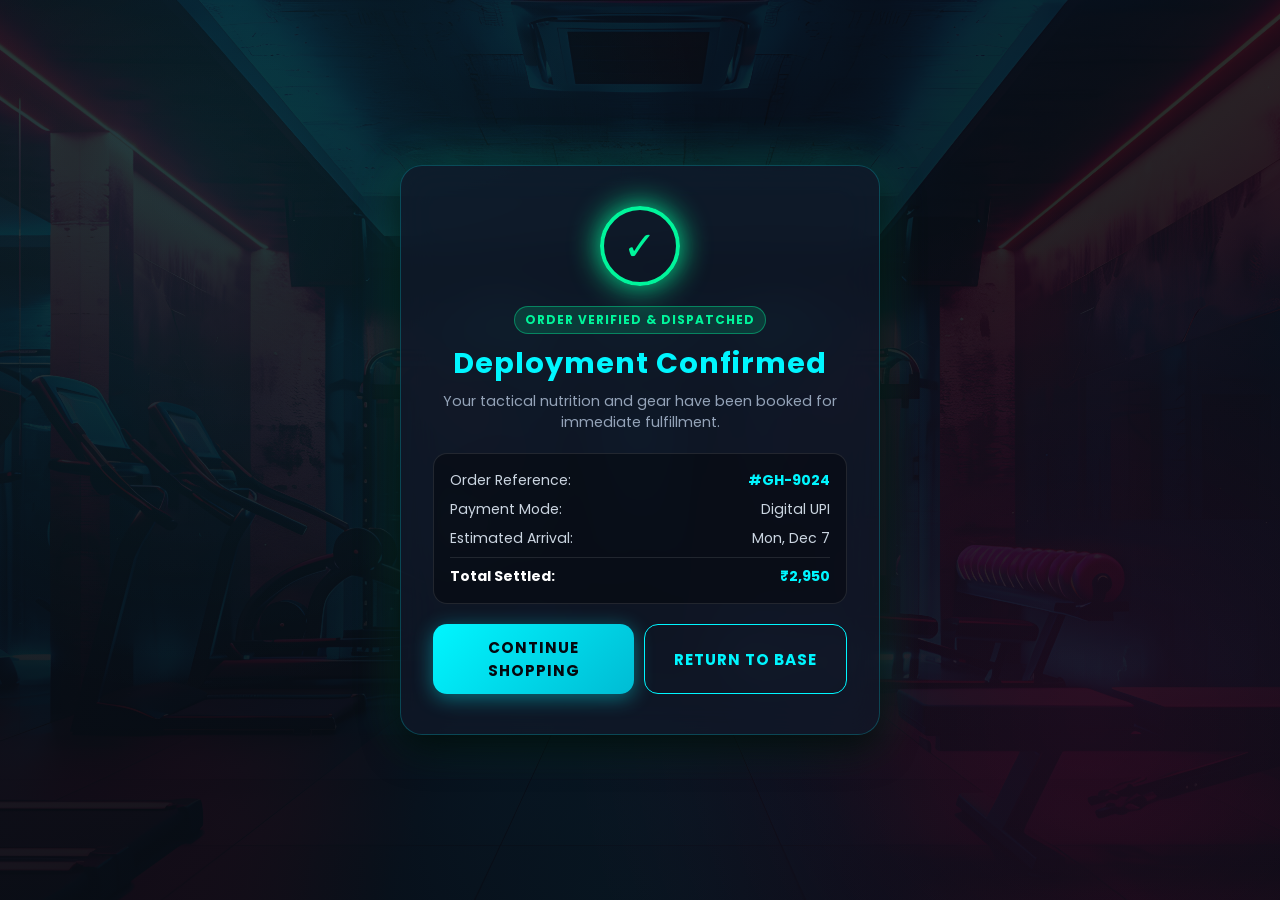
<file: order-success.html>
<!DOCTYPE html>
<html lang="en">
<head>
    <meta charset="UTF-8">
    <meta name="viewport" content="width=device-width, initial-scale=1.0">
    <title>Gym Hub - Order Confirmed</title>
    <link rel="stylesheet" href="style.css">
    <style>
        body {
            display: flex;
            justify-content: center;
            align-items: center;
            min-height: 100vh;
            padding: 20px;
        }

        .success-card {
            background: var(--bg-surface);
            backdrop-filter: var(--backdrop-blur);
            border: 1px solid var(--border-color);
            border-radius: var(--radius-lg);
            padding: 40px 32px;
            text-align: center;
            max-width: 480px;
            width: 100%;
            box-shadow: var(--shadow-card), 0 0 50px rgba(0, 245, 155, 0.2);
            animation: popUp 0.6s cubic-bezier(0.175, 0.885, 0.32, 1.275) forwards;
        }

        @keyframes popUp {
            from { transform: scale(0.9); opacity: 0; }
            to { transform: scale(1); opacity: 1; }
        }

        .check-circle {
            width: 80px;
            height: 80px;
            border-radius: 50%;
            margin: 0 auto 20px;
            display: flex;
            justify-content: center;
            align-items: center;
            border: 4px solid var(--green-glow);
            box-shadow: 0 0 30px var(--green-glow);
            animation: pulseGlow 2s infinite ease-in-out;
        }

        @keyframes pulseGlow {
            0%, 100% { box-shadow: 0 0 20px var(--green-glow); }
            50% { box-shadow: 0 0 45px var(--green-glow); }
        }

        .check-circle span {
            font-size: 2.5em;
            color: var(--green-glow);
        }

        .receipt-box {
            background: rgba(0, 0, 0, 0.35);
            border-radius: var(--radius-md);
            border: 1px solid rgba(255, 255, 255, 0.1);
            padding: 16px;
            margin: 20px 0;
            text-align: left;
            font-size: 0.88em;
        }

        .receipt-row {
            display: flex;
            justify-content: space-between;
            margin-bottom: 8px;
            color: var(--text-secondary);
        }

        .receipt-row:last-child {
            margin-bottom: 0;
            border-top: 1px solid rgba(255, 255, 255, 0.1);
            padding-top: 8px;
            font-weight: 700;
            color: #fff;
        }
    </style>
</head>
<body>

    <div class="success-card">
        <div class="check-circle">
            <span>✓</span>
        </div>

        <span class="badge badge-green" style="margin-bottom: 8px;">ORDER VERIFIED & DISPATCHED</span>
        <h1 style="color: var(--cyan-glow); font-size: 1.8em; margin-bottom: 6px;">Deployment Confirmed</h1>
        <p style="color: var(--text-muted); font-size: 0.9em;">
            Your tactical nutrition and gear have been booked for immediate fulfillment.
        </p>

        <div class="receipt-box">
            <div class="receipt-row">
                <span>Order Reference:</span>
                <strong style="color: var(--cyan-glow);" id="recOrderId">#GH-8492</strong>
            </div>
            <div class="receipt-row">
                <span>Payment Mode:</span>
                <span id="recPayMethod">PhonePe UPI</span>
            </div>
            <div class="receipt-row">
                <span>Estimated Arrival:</span>
                <span id="recEtaDate">3 Business Days</span>
            </div>
            <div class="receipt-row">
                <span>Total Settled:</span>
                <span class="text-cyan" id="recTotalAmount">₹2,950</span>
            </div>
        </div>

        <div style="display:flex; gap: 10px;">
            <a href="store.html" class="btn btn-primary" style="flex:1;">
                Continue Shopping
            </a>
            <a href="dashboard.html" class="btn btn-outline" style="flex:1;">
                Return to Base
            </a>
        </div>
    </div>

    <!-- Scripts -->
    <script src="script.js"></script>
    <script>
        // Clear active cart upon successful purchase
        localStorage.removeItem('gymCart');

        const orderId = localStorage.getItem('gymActiveOrderId') || 'GH-9024';
        const method = localStorage.getItem('gymPaymentMethod') || 'Digital UPI';
        const summary = JSON.parse(localStorage.getItem('gymOrderSummary')) || { total: 2950 };

        document.getElementById('recOrderId').textContent = `#${orderId}`;
        document.getElementById('recPayMethod').textContent = method;
        document.getElementById('recTotalAmount').textContent = `₹${summary.total.toLocaleString()}`;

        // Arrival in 3 days
        const eta = new Date();
        eta.setDate(eta.getDate() + 3);
        document.getElementById('recEtaDate').textContent = eta.toLocaleDateString(undefined, { 
            weekday: 'short', month: 'short', day: 'numeric' 
        });

        playCyberSound('success');
    </script>
</body>
</html>
</file>
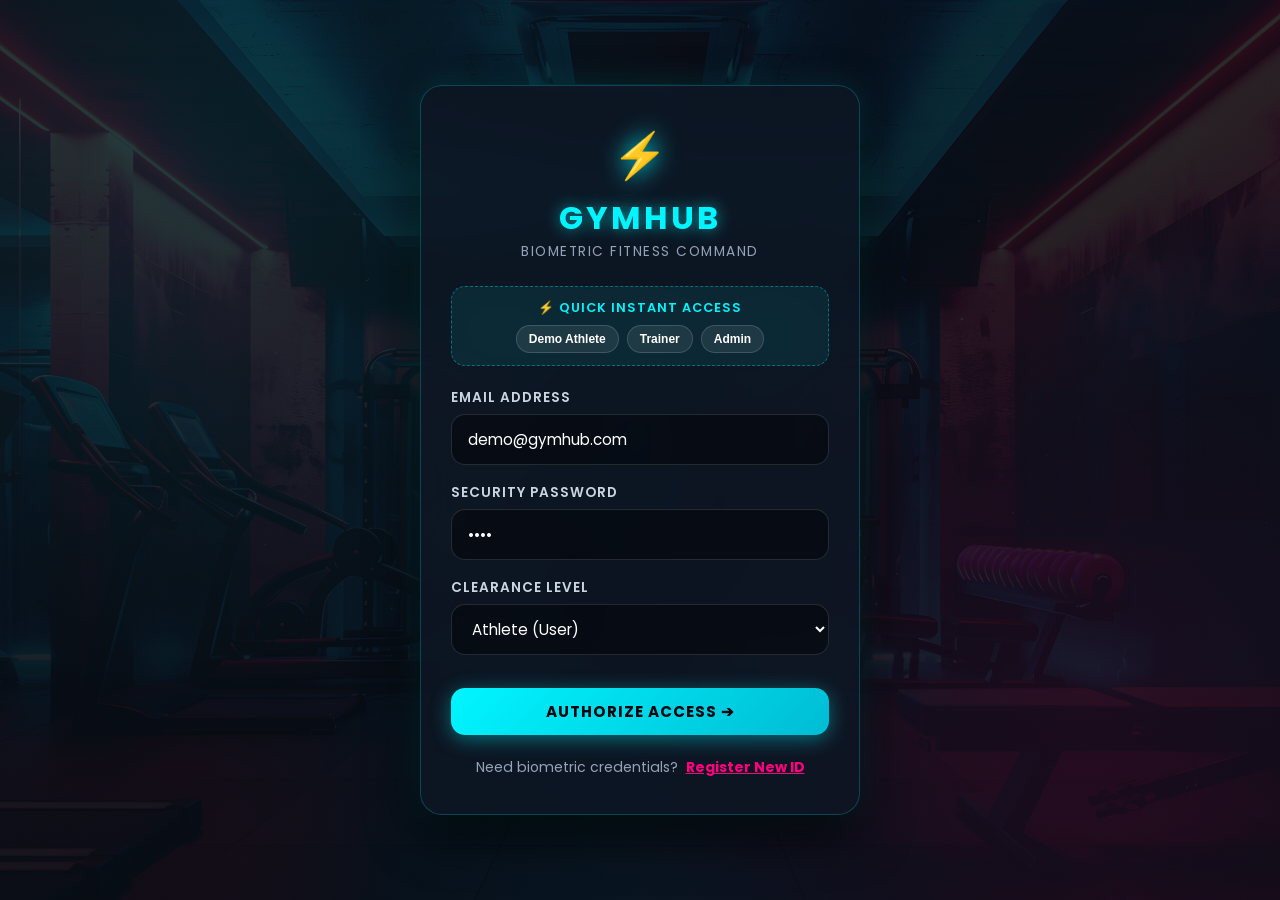
<file: payment-method.html>
<!DOCTYPE html>
<html lang="en">
<head>
    <meta charset="UTF-8">
    <meta name="viewport" content="width=device-width, initial-scale=1.0">
    <title>Gym Hub - Secure Checkout & Payment</title>
    <link rel="stylesheet" href="style.css">
    <style>
        .checkout-wrapper {
            display: flex;
            justify-content: center;
            align-items: center;
            min-height: 80vh;
            padding: 20px;
        }

        .checkout-card {
            width: 100%;
            max-width: 480px;
            background: var(--bg-surface);
            backdrop-filter: var(--backdrop-blur);
            border: 1px solid var(--border-color);
            border-radius: var(--radius-lg);
            padding: 34px 28px;
            box-shadow: var(--shadow-card);
            text-align: center;
        }

        .order-badge-row {
            display: flex;
            justify-content: space-between;
            align-items: center;
            padding-bottom: 16px;
            margin-bottom: 20px;
            border-bottom: 1px solid rgba(255, 255, 255, 0.1);
            font-size: 0.85em;
        }

        .amount-display-box {
            background: rgba(0, 0, 0, 0.4);
            border: 1px dashed var(--cyan-glow);
            border-radius: var(--radius-md);
            padding: 20px;
            margin-bottom: 25px;
        }

        .amount-val {
            font-size: 2.4em;
            font-weight: 800;
            color: var(--cyan-glow);
            text-shadow: 0 0 15px rgba(0, 246, 255, 0.5);
            margin-top: 4px;
        }

        .pay-option-btn {
            width: 100%;
            padding: 15px;
            margin: 10px 0;
            border-radius: var(--radius-md);
            border: none;
            font-weight: 700;
            font-size: 1em;
            display: flex;
            align-items: center;
            justify-content: center;
            gap: 12px;
            cursor: pointer;
            transition: all 0.3s ease;
            color: #fff;
        }

        .btn-phonepe {
            background: linear-gradient(135deg, #5f259f, #7e3ff2);
            box-shadow: 0 4px 15px rgba(126, 63, 242, 0.4);
        }

        .btn-phonepe:hover {
            transform: translateY(-2px);
            box-shadow: 0 6px 25px rgba(126, 63, 242, 0.7);
        }

        .btn-gpay {
            background: linear-gradient(135deg, #1a73e8, #3ea6ff);
            box-shadow: 0 4px 15px rgba(26, 115, 232, 0.4);
        }

        .btn-gpay:hover {
            transform: translateY(-2px);
            box-shadow: 0 6px 25px rgba(26, 115, 232, 0.7);
        }

        .btn-cod {
            background: linear-gradient(135deg, var(--cyan-glow), var(--cyan-dim));
            color: #000;
            box-shadow: 0 4px 15px rgba(0, 246, 255, 0.4);
        }

        .btn-cod:hover {
            transform: translateY(-2px);
            box-shadow: 0 6px 25px rgba(0, 246, 255, 0.7);
        }
    </style>
</head>
<body>

    <!-- Shared Top Navbar -->
    <div id="gym-navbar"></div>

    <div class="checkout-wrapper">
        <div class="checkout-card">
            
            <div class="order-badge-row">
                <span class="badge badge-cyan" id="orderIdBadge">ORDER #GH-8492</span>
                <span style="color: var(--green-glow);">🔒 256-Bit Encrypted</span>
            </div>

            <h2 style="font-size: 1.6em; color: #fff; margin-bottom: 6px;">Select Payment Gateway</h2>
            <p style="font-size: 0.88em; color: var(--text-muted); margin-bottom: 20px;">
                Choose an authorized digital or cash settlement protocol.
            </p>

            <!-- Order Total Display -->
            <div class="amount-display-box">
                <div style="font-size: 0.82em; color: var(--text-muted); text-transform: uppercase; letter-spacing: 1px;">
                    Total Payable Amount
                </div>
                <div class="amount-val" id="paymentAmountDisplay">₹0</div>
                <div style="font-size: 0.8em; color: var(--text-secondary); margin-top: 4px;" id="orderItemsSummary">
                    0 Tactical Items Included
                </div>
            </div>

            <!-- Payment Methods -->
            <button class="pay-option-btn btn-phonepe" onclick="initiatePayment('PhonePe UPI')">
                <span>🟣</span> Pay with PhonePe UPI
            </button>

            <button class="pay-option-btn btn-gpay" onclick="initiatePayment('Google Pay UPI')">
                <span>🔵</span> Pay with Google Pay
            </button>

            <button class="pay-option-btn btn-cod" onclick="initiateCod()">
                <span>💵</span> Cash On Delivery (COD)
            </button>

            <div style="margin-top: 25px; padding-top: 15px; border-top: 1px solid rgba(255, 255, 255, 0.08);">
                <a href="store.html" style="color: var(--text-muted); font-size: 0.85em; text-decoration: none;">
                    ← Return to Armory Store
                </a>
            </div>

        </div>
    </div>

    <!-- Scripts -->
    <script src="script.js"></script>
    <script>
        protectPage();
        renderNavbar('store');

        // Generate or load order summary
        const summary = JSON.parse(localStorage.getItem('gymOrderSummary')) || {
            total: 2950,
            itemsCount: 1
        };

        const randomOrderId = "GH-" + Math.floor(1000 + Math.random() * 9000);
        document.getElementById('orderIdBadge').textContent = `ORDER #${randomOrderId}`;
        document.getElementById('paymentAmountDisplay').textContent = `₹${summary.total.toLocaleString()}`;
        document.getElementById('orderItemsSummary').textContent = `${summary.itemsCount} Tactical Items Included`;

        function initiatePayment(method) {
            playCyberSound('click');
            localStorage.setItem('gymPaymentMethod', method);
            localStorage.setItem('gymActiveOrderId', randomOrderId);
            showGymToast(`Connecting to ${method}...`, "info");
            setTimeout(() => {
                window.location.href = "upi-processing.html";
            }, 500);
        }

        function initiateCod() {
            playCyberSound('click');
            localStorage.setItem('gymPaymentMethod', 'Cash on Delivery');
            localStorage.setItem('gymActiveOrderId', randomOrderId);
            showGymToast("COD Order Logged. Confirming...", "info");
            setTimeout(() => {
                window.location.href = "order-success.html";
            }, 500);
        }
    </script>
</body>
</html>
</file>
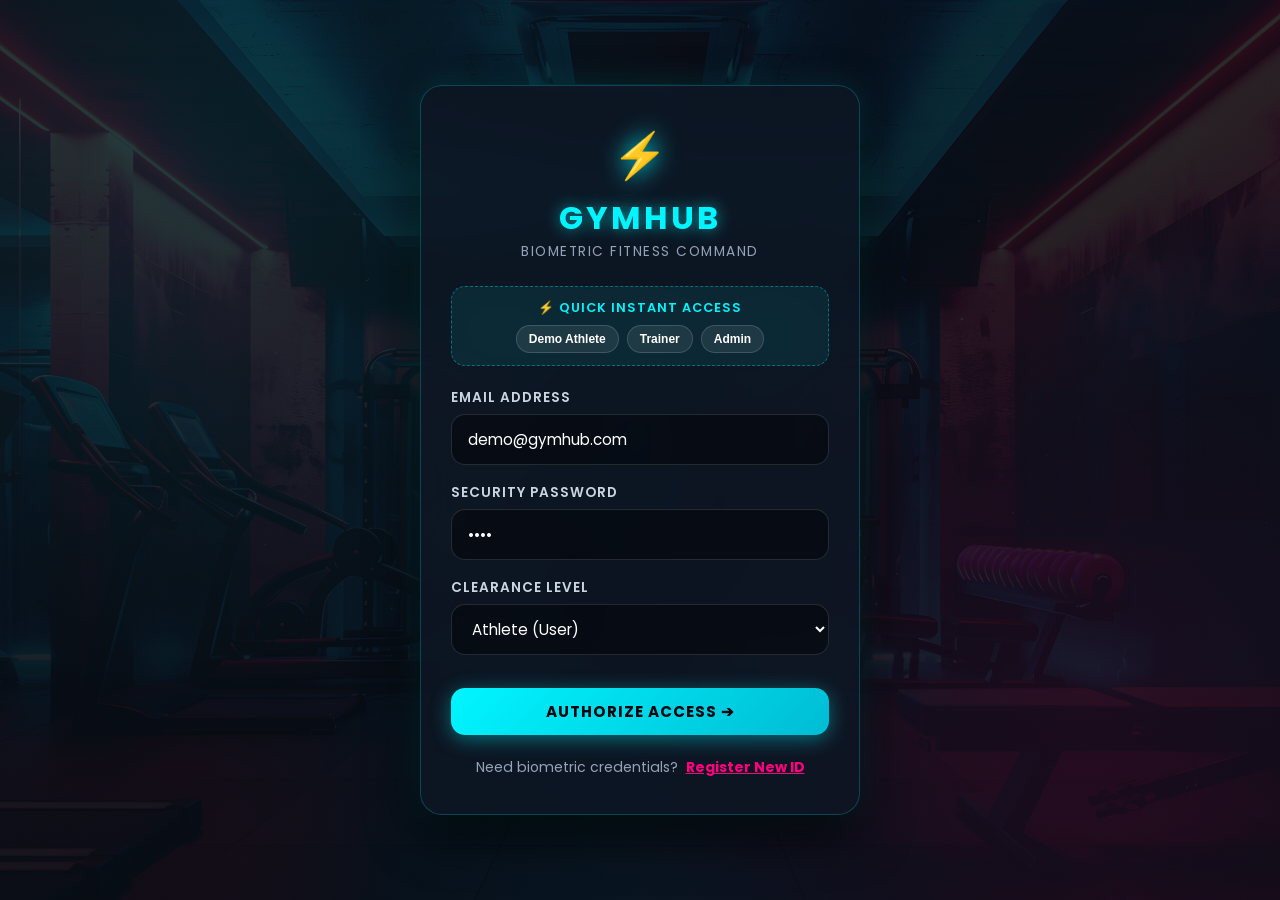
<file: store.html>
<!DOCTYPE html>
<html lang="en">
<head>
    <meta charset="UTF-8">
    <meta name="viewport" content="width=device-width, initial-scale=1.0">
    <title>Gym Hub - Armory & Supplement Store</title>
    <link rel="stylesheet" href="style.css">
    <style>
        .store-layout {
            display: grid;
            grid-template-columns: 2.5fr 1fr;
            gap: 30px;
            margin-top: 25px;
        }

        .filter-tabs {
            display: flex;
            gap: 10px;
            margin-bottom: 25px;
            flex-wrap: wrap;
        }

        .tab-btn {
            background: rgba(255, 255, 255, 0.06);
            border: 1px solid var(--border-color);
            color: #fff;
            padding: 8px 18px;
            border-radius: var(--radius-full);
            font-size: 0.88em;
            font-weight: 600;
            cursor: pointer;
            transition: all 0.25s ease;
        }

        .tab-btn.active, .tab-btn:hover {
            background: var(--cyan-glow);
            color: #000;
            border-color: var(--cyan-glow);
            box-shadow: 0 0 15px rgba(0, 246, 255, 0.4);
        }

        .products-grid {
            display: grid;
            grid-template-columns: repeat(auto-fit, minmax(230px, 1fr));
            gap: 22px;
        }

        .product-card {
            background: var(--bg-surface);
            border: 1px solid var(--border-color);
            border-radius: var(--radius-md);
            overflow: hidden;
            display: flex;
            flex-direction: column;
            justify-content: space-between;
            transition: all 0.3s ease;
            position: relative;
        }

        .product-card:hover {
            transform: translateY(-5px);
            border-color: var(--cyan-glow);
            box-shadow: 0 10px 25px rgba(0, 246, 255, 0.2);
        }

        .product-img-wrap {
            position: relative;
            width: 100%;
            height: 180px;
            background: #000;
            overflow: hidden;
        }

        .product-img-wrap img {
            width: 100%;
            height: 100%;
            object-fit: cover;
            transition: transform 0.4s ease;
        }

        .product-card:hover .product-img-wrap img {
            transform: scale(1.08);
        }

        .product-badge {
            position: absolute;
            top: 10px;
            left: 10px;
            font-size: 0.7em;
        }

        .product-body {
            padding: 16px;
            display: flex;
            flex-direction: column;
            flex-grow: 1;
            justify-content: space-between;
        }

        .product-name {
            font-size: 1.1em;
            font-weight: 700;
            color: #fff;
            margin-bottom: 6px;
        }

        .product-price-row {
            display: flex;
            justify-content: space-between;
            align-items: center;
            margin: 10px 0 14px;
        }

        .product-price {
            font-size: 1.3em;
            font-weight: 800;
            color: var(--cyan-glow);
        }

        .product-actions {
            display: flex;
            gap: 8px;
        }

        .product-actions .btn {
            flex: 1;
            padding: 9px 12px;
            font-size: 0.82em;
        }

        /* Cart Sidebar */
        .cart-card {
            position: sticky;
            top: 90px;
            background: var(--bg-surface);
            border: 1px solid var(--border-color);
            border-radius: var(--radius-lg);
            padding: 24px;
            box-shadow: var(--shadow-card);
        }

        .cart-items-list {
            list-style: none;
            padding: 0;
            max-height: 260px;
            overflow-y: auto;
            margin: 15px 0;
        }

        .cart-item-row {
            display: flex;
            justify-content: space-between;
            align-items: center;
            padding: 10px 0;
            border-bottom: 1px solid rgba(255, 255, 255, 0.08);
            font-size: 0.88em;
        }

        .cart-qty-ctrl {
            display: flex;
            align-items: center;
            gap: 6px;
            margin-top: 4px;
        }

        .qty-btn {
            background: rgba(255, 255, 255, 0.1);
            border: none;
            color: #fff;
            width: 22px;
            height: 22px;
            border-radius: 4px;
            cursor: pointer;
            font-weight: 800;
        }

        .qty-btn:hover {
            background: var(--cyan-glow);
            color: #000;
        }

        .summary-row {
            display: flex;
            justify-content: space-between;
            font-size: 0.88em;
            color: var(--text-muted);
            margin-bottom: 8px;
        }

        .summary-total {
            font-size: 1.25em;
            font-weight: 800;
            color: #fff;
            border-top: 1px solid rgba(255, 255, 255, 0.15);
            padding-top: 12px;
            margin-top: 10px;
        }

        @media (max-width: 900px) {
            .store-layout {
                grid-template-columns: 1fr;
            }
            .cart-card {
                position: static;
            }
        }
    </style>
</head>
<body>

    <!-- Shared Top Navbar -->
    <div id="gym-navbar"></div>

    <div class="page-container">
        
        <div class="page-header">
            <span class="badge badge-cyan" style="margin-bottom: 8px;">VERIFIED GEAR & BIO-ENHANCERS</span>
            <h1 class="page-title">Armory & Supplement Store</h1>
            <p class="page-subtitle">Pure pharmaceutical-grade nutrition and heavy-duty steel equipment.</p>
        </div>

        <!-- Filter Navigation -->
        <div class="filter-tabs">
            <button class="tab-btn active" onclick="filterCatalog('all', this)">All Armory</button>
            <button class="tab-btn" onclick="filterCatalog('supplements', this)">⚡ Supplements</button>
            <button class="tab-btn" onclick="filterCatalog('equipment', this)">🏋️ Equipment</button>
            <button class="tab-btn" onclick="window.location.href='wishlist.html'" style="margin-left: auto; border-color: var(--magenta-glow); color: var(--magenta-glow);">
                ❤️ View Wishlist
            </button>
        </div>

        <div class="store-layout">
            
            <!-- Product Catalog Grid -->
            <div>
                <div class="products-grid" id="catalogGrid"></div>
            </div>

            <!-- Active Cart Sidebar -->
            <div>
                <div class="cart-card">
                    <div style="display:flex; justify-content:space-between; align-items:center;">
                        <h3 style="font-size: 1.2em; color: #fff;">🛒 Active Cart</h3>
                        <span class="badge badge-cyan" id="cartCountBadge">0 Items</span>
                    </div>

                    <ul class="cart-items-list" id="cartItemsList"></ul>

                    <div id="cartSummaryBox" style="display: none;">
                        <div class="summary-row">
                            <span>Subtotal</span>
                            <span id="subtotalDisplay">₹0</span>
                        </div>
                        <div class="summary-row">
                            <span>Estimated Tax (18% GST)</span>
                            <span id="taxDisplay">₹0</span>
                        </div>
                        <div class="summary-row" style="color: var(--green-glow);">
                            <span>Tactical Shipping</span>
                            <span>FREE</span>
                        </div>
                        <div class="summary-row summary-total">
                            <span>Grand Total</span>
                            <span class="text-cyan" id="totalDisplay">₹0</span>
                        </div>

                        <button class="btn btn-primary btn-block" style="margin-top: 18px;" onclick="proceedToCheckout()">
                            Secure Checkout ➔
                        </button>
                    </div>

                    <div id="emptyCartNotice" style="text-align: center; padding: 25px 0; color: var(--text-muted); font-size: 0.9em;">
                        Your tactical cart is empty.<br>Select items from the catalog.
                    </div>
                </div>
            </div>

        </div>

    </div>

    <!-- Scripts -->
    <script src="script.js"></script>
    <script>
        protectPage();
        renderNavbar('store');

        // Master Catalog Database
        const catalog = [
            { id: 1, category: 'supplements', name: 'Whey Protein Isolate', price: 2500, img: 'whey.jpeg', badge: 'Best Seller' },
            { id: 2, category: 'supplements', name: 'Micronized Creatine', price: 1200, img: 'creatine.jpg', badge: 'Pure Monohydrate' },
            { id: 3, category: 'supplements', name: 'Elite Multivitamins', price: 800, img: 'mv.jpeg', badge: 'Immunity' },
            { id: 101, category: 'equipment', name: 'Cast Iron Dumbbells (Pair)', price: 1500, img: 'db.jpeg', badge: 'Heavy Steel' },
            { id: 102, category: 'equipment', name: 'Pro Grip Yoga Mat', price: 500, img: 'yoga.jpeg', badge: 'High Density' },
            { id: 103, category: 'equipment', name: 'Heavy Resistance Bands', price: 700, img: 'band.jpeg', badge: 'Mobility' }
        ];

        let activeFilter = 'all';

        function renderCatalog() {
            const grid = document.getElementById('catalogGrid');
            grid.innerHTML = '';
            
            const filtered = activeFilter === 'all' 
                ? catalog 
                : catalog.filter(p => p.category === activeFilter);

            filtered.forEach(p => {
                const card = document.createElement('div');
                card.className = 'product-card';
                card.innerHTML = `
                    <div class="product-img-wrap">
                        <span class="badge badge-cyan product-badge">${p.badge}</span>
                        <img src="${p.img}" alt="${p.name}" onerror="this.src='hi.jpg'">
                    </div>
                    <div class="product-body">
                        <div>
                            <div class="product-name">${p.name}</div>
                            <div style="font-size:0.8em; color:var(--text-muted); text-transform:uppercase;">${p.category}</div>
                        </div>
                        <div>
                            <div class="product-price-row">
                                <span class="product-price">₹${p.price.toLocaleString()}</span>
                                <span style="font-size:0.8em; color:var(--green-glow);">✓ In Stock</span>
                            </div>
                            <div class="product-actions">
                                <button class="btn btn-primary" onclick="addToCart(${p.id})">
                                    + Add to Cart
                                </button>
                                <button class="btn btn-outline" style="border-color:var(--magenta-glow); color:var(--magenta-glow); flex:0 0 42px;" onclick="toggleWishlist(${p.id})" title="Add to Wishlist">
                                    ❤️
                                </button>
                            </div>
                        </div>
                    </div>
                `;
                grid.appendChild(card);
            });
        }

        function filterCatalog(category, btn) {
            playCyberSound('click');
            activeFilter = category;
            document.querySelectorAll('.tab-btn').forEach(b => b.classList.remove('active'));
            if (btn) btn.classList.add('active');
            renderCatalog();
        }

        // Cart Management
        function renderCartView() {
            const cart = getGymCart();
            const list = document.getElementById('cartItemsList');
            const summaryBox = document.getElementById('cartSummaryBox');
            const emptyNotice = document.getElementById('emptyCartNotice');
            list.innerHTML = '';

            if (cart.length === 0) {
                summaryBox.style.display = 'none';
                emptyNotice.style.display = 'block';
                document.getElementById('cartCountBadge').textContent = '0 Items';
                return;
            }

            emptyNotice.style.display = 'none';
            summaryBox.style.display = 'block';

            let subtotal = 0;
            let totalItems = 0;

            cart.forEach((item, index) => {
                const qty = item.qty || 1;
                const lineTotal = item.price * qty;
                subtotal += lineTotal;
                totalItems += qty;

                const li = document.createElement('li');
                li.className = 'cart-item-row';
                li.innerHTML = `
                    <div>
                        <strong style="color:#fff;">${item.name}</strong>
                        <div class="cart-qty-ctrl">
                            <button class="qty-btn" onclick="updateQty(${index}, -1)">-</button>
                            <span>${qty}</span>
                            <button class="qty-btn" onclick="updateQty(${index}, 1)">+</button>
                            <span style="color:var(--text-muted); margin-left:6px;">@ ₹${item.price}</span>
                        </div>
                    </div>
                    <div style="text-align:right;">
                        <div style="font-weight:700; color:var(--cyan-glow);">₹${lineTotal.toLocaleString()}</div>
                        <button style="background:none; border:none; color:var(--danger); cursor:pointer; font-size:0.75em;" onclick="removeCartItem(${index})">Remove</button>
                    </div>
                `;
                list.appendChild(li);
            });

            document.getElementById('cartCountBadge').textContent = `${totalItems} Items`;
            const tax = Math.round(subtotal * 0.18);
            const grandTotal = subtotal + tax;

            document.getElementById('subtotalDisplay').textContent = `₹${subtotal.toLocaleString()}`;
            document.getElementById('taxDisplay').textContent = `₹${tax.toLocaleString()}`;
            document.getElementById('totalDisplay').textContent = `₹${grandTotal.toLocaleString()}`;

            updateNavCartCount();
        }

        function addToCart(productId) {
            playCyberSound('click');
            const product = catalog.find(p => p.id === productId);
            if (!product) return;

            const cart = getGymCart();
            const existing = cart.find(item => item.id === productId);

            if (existing) {
                existing.qty = (existing.qty || 1) + 1;
            } else {
                cart.push({ ...product, qty: 1 });
            }

            saveGymCart(cart);
            renderCartView();
            playCyberSound('success');
            showGymToast(`Added "${product.name}" to cart!`, "success");
        }

        function updateQty(index, change) {
            playCyberSound('click');
            const cart = getGymCart();
            if (cart[index]) {
                cart[index].qty = (cart[index].qty || 1) + change;
                if (cart[index].qty <= 0) {
                    cart.splice(index, 1);
                }
                saveGymCart(cart);
                renderCartView();
            }
        }

        function removeCartItem(index) {
            playCyberSound('click');
            const cart = getGymCart();
            cart.splice(index, 1);
            saveGymCart(cart);
            renderCartView();
            showGymToast("Item removed from cart.", "info");
        }

        function toggleWishlist(productId) {
            playCyberSound('click');
            const product = catalog.find(p => p.id === productId);
            const wishlist = getGymWishlist();

            if (!wishlist.some(p => p.id === productId)) {
                wishlist.push(product);
                saveGymWishlist(wishlist);
                playCyberSound('success');
                showGymToast(`"${product.name}" added to Wishlist!`, "success");
            } else {
                showGymToast(`Item already in your Wishlist.`, "info");
            }
        }

        function proceedToCheckout() {
            playCyberSound('click');
            const cart = getGymCart();
            if (cart.length === 0) {
                showGymToast("Cart is currently empty.", "error");
                return;
            }

            let subtotal = 0;
            cart.forEach(item => subtotal += item.price * (item.qty || 1));
            const tax = Math.round(subtotal * 0.18);
            const grandTotal = subtotal + tax;

            // Save order summary for payment page
            const summary = {
                itemsCount: cart.reduce((acc, i) => acc + (i.qty || 1), 0),
                subtotal: subtotal,
                tax: tax,
                total: grandTotal,
                timestamp: new Date().toISOString()
            };
            localStorage.setItem('gymOrderSummary', JSON.stringify(summary));

            window.location.href = 'payment-method.html';
        }

        renderCatalog();
        renderCartView();
    </script>
</body>
</html>
</file>
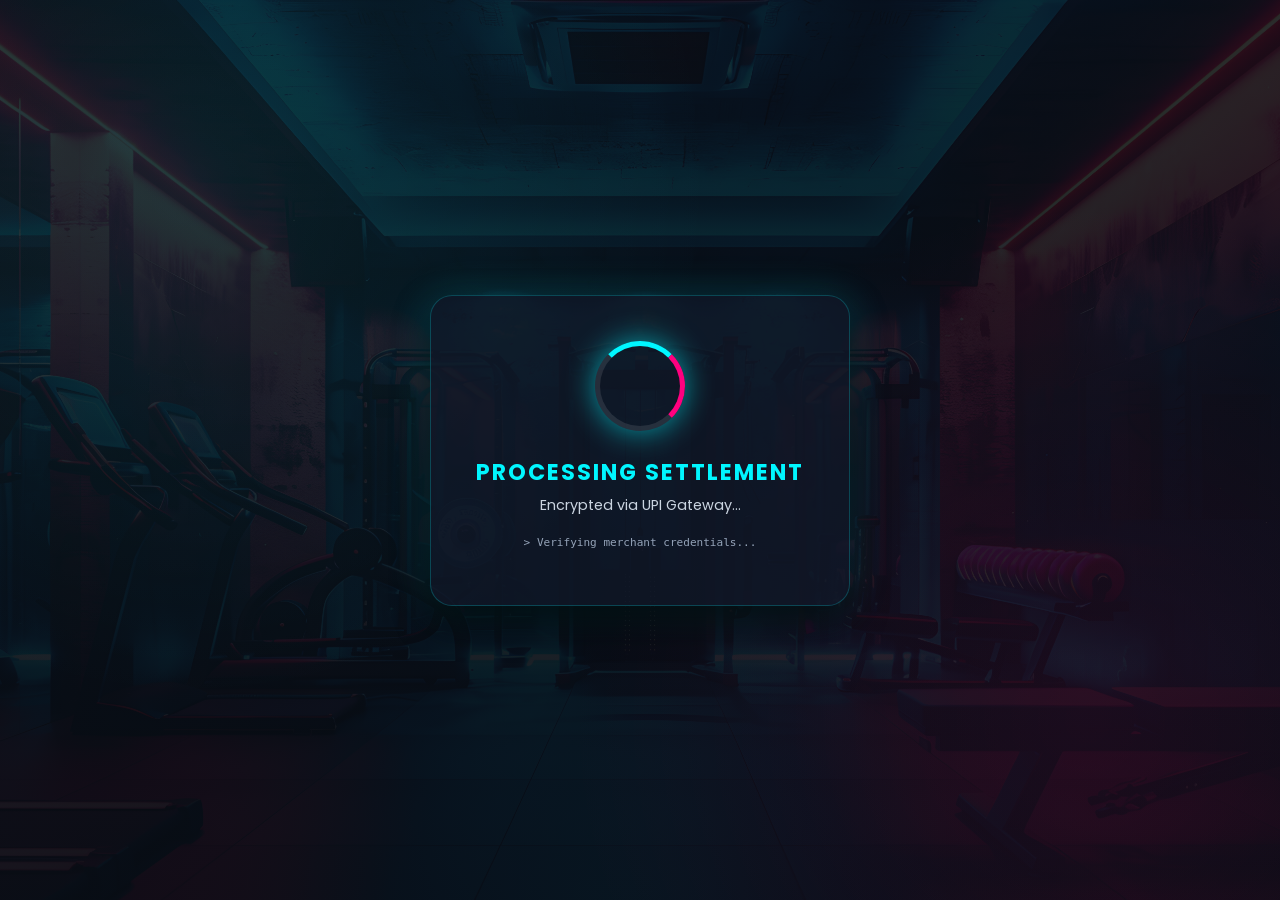
<file: upi-processing.html>
<!DOCTYPE html>
<html lang="en">
<head>
    <meta charset="UTF-8">
    <meta name="viewport" content="width=device-width, initial-scale=1.0">
    <title>Gym Hub - Processing Settlement</title>
    <link rel="stylesheet" href="style.css">
    <style>
        body {
            display: flex;
            justify-content: center;
            align-items: center;
            min-height: 100vh;
        }

        .proc-box {
            background: var(--bg-surface);
            border: 1px solid var(--border-color);
            border-radius: var(--radius-lg);
            padding: 45px 35px;
            text-align: center;
            max-width: 420px;
            width: 90%;
            box-shadow: var(--shadow-card), 0 0 40px rgba(0, 246, 255, 0.2);
        }

        .proc-loader {
            width: 90px;
            height: 90px;
            margin: 0 auto 24px;
            border-radius: 50%;
            border: 5px solid rgba(255, 255, 255, 0.1);
            border-top: 5px solid var(--cyan-glow);
            border-right: 5px solid var(--magenta-glow);
            animation: spin 1s linear infinite;
            box-shadow: 0 0 30px rgba(0, 246, 255, 0.6);
        }

        .status-feed {
            margin-top: 20px;
            font-size: 0.85em;
            color: var(--text-muted);
            min-height: 24px;
            font-family: monospace;
        }
    </style>
</head>
<body>

    <div class="proc-box">
        <div class="proc-loader"></div>
        <h2 style="color: var(--cyan-glow); letter-spacing: 2px; text-transform: uppercase; font-size: 1.4em;">
            Processing Settlement
        </h2>
        <p style="color: var(--text-secondary); font-size: 0.9em; margin-top: 6px;" id="gatewayInfo">
            Connecting to Banking Server...
        </p>
        <div class="status-feed" id="statusFeed">> Handshaking protocol...</div>
    </div>

    <!-- Scripts -->
    <script src="script.js"></script>
    <script>
        const method = localStorage.getItem('gymPaymentMethod') || 'UPI Gateway';
        document.getElementById('gatewayInfo').textContent = `Encrypted via ${method}...`;

        const steps = [
            "> Initializing bank handshake...",
            "> Verifying merchant credentials...",
            "> Biometric encryption verified...",
            "> Transaction Approved! Finalizing order..."
        ];

        let currentStep = 0;
        const interval = setInterval(() => {
            currentStep++;
            if (currentStep < steps.length) {
                document.getElementById('statusFeed').textContent = steps[currentStep];
                playCyberSound('click');
            } else {
                clearInterval(interval);
                playCyberSound('success');
                setTimeout(() => {
                    window.location.href = "order-success.html";
                }, 400);
            }
        }, 700);
    </script>
</body>
</html>
</file>
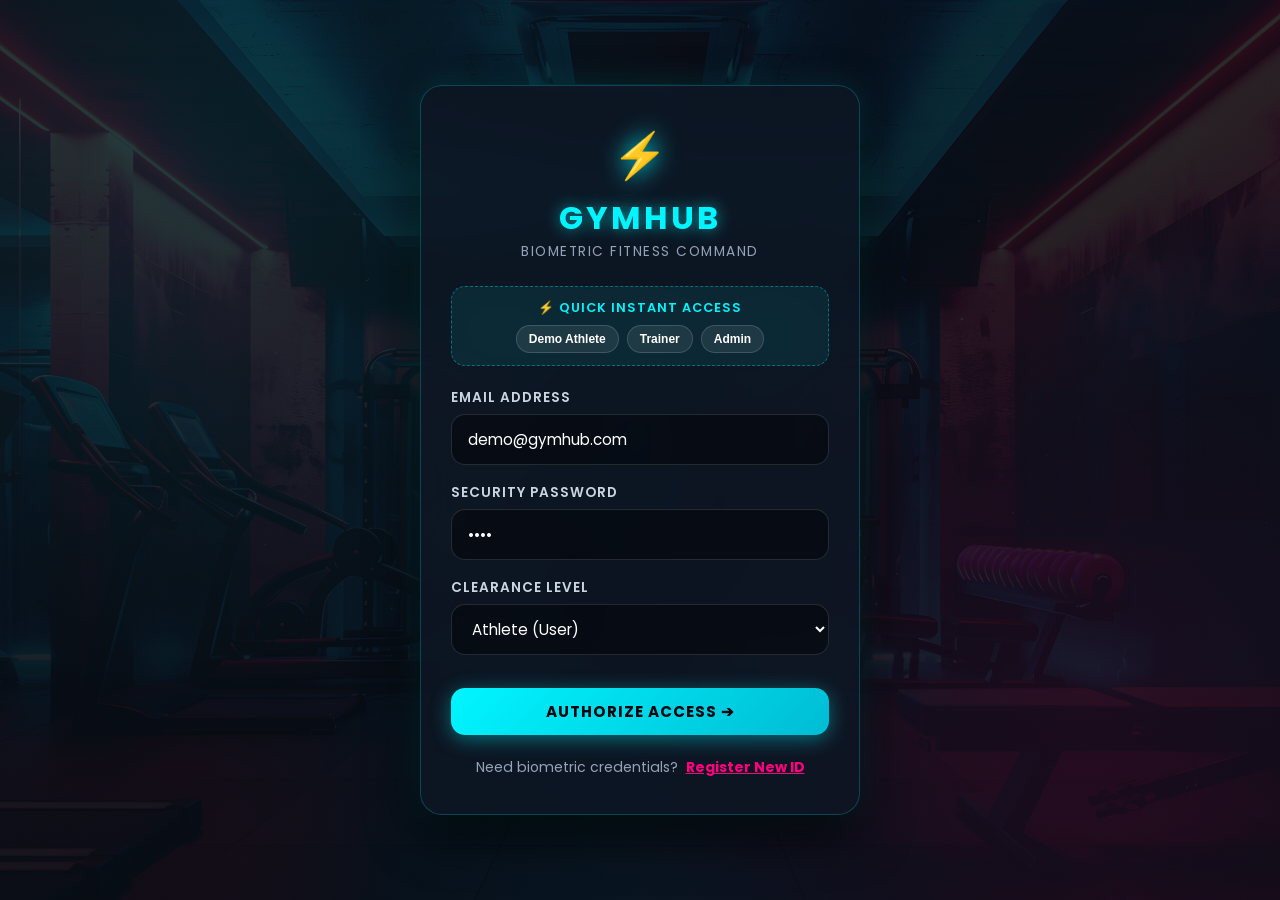
<file: wishlist.html>
<!DOCTYPE html>
<html lang="en">
<head>
    <meta charset="UTF-8">
    <meta name="viewport" content="width=device-width, initial-scale=1.0">
    <title>Gym Hub - Gear Wishlist</title>
    <link rel="stylesheet" href="style.css">
    <style>
        .wishlist-grid {
            display: grid;
            grid-template-columns: repeat(auto-fit, minmax(280px, 1fr));
            gap: 22px;
            margin-top: 25px;
        }

        .wish-card {
            background: var(--bg-surface);
            border: 1px solid var(--border-color);
            border-radius: var(--radius-md);
            overflow: hidden;
            display: flex;
            flex-direction: column;
            justify-content: space-between;
            transition: all 0.3s ease;
        }

        .wish-card:hover {
            transform: translateY(-4px);
            border-color: var(--magenta-glow);
            box-shadow: 0 10px 25px rgba(255, 0, 127, 0.2);
        }

        .wish-img-wrap {
            width: 100%;
            height: 180px;
            overflow: hidden;
            background: #000;
        }

        .wish-img-wrap img {
            width: 100%;
            height: 100%;
            object-fit: cover;
        }

        .wish-body {
            padding: 16px;
            display: flex;
            flex-direction: column;
            flex-grow: 1;
            justify-content: space-between;
        }

        .wish-name {
            font-size: 1.1em;
            font-weight: 700;
            color: #fff;
            margin-bottom: 6px;
        }

        .wish-price {
            font-size: 1.25em;
            font-weight: 800;
            color: var(--cyan-glow);
            margin-bottom: 14px;
        }

        .wish-actions {
            display: flex;
            gap: 8px;
        }
    </style>
</head>
<body>

    <!-- Shared Top Navbar -->
    <div id="gym-navbar"></div>

    <div class="page-container">
        
        <div class="page-header">
            <span class="badge badge-magenta" style="margin-bottom: 8px;">MONITORED GEAR</span>
            <h1 class="page-title">❤️ Athlete Gear Wishlist</h1>
            <p class="page-subtitle">Saved equipment and high-yield supplements ready for deployment.</p>
        </div>

        <div style="display:flex; justify-content:space-between; align-items:center;">
            <a href="store.html" class="btn btn-outline btn-sm">
                ← Back to Armory Store
            </a>
            <button class="btn btn-danger btn-sm" onclick="clearAllWishlist()">
                Clear All Wishlist
            </button>
        </div>

        <div class="wishlist-grid" id="wishlistGrid"></div>

        <div id="emptyWishlistNotice" style="text-align: center; padding: 60px 20px; display: none;">
            <div style="font-size: 3.5em; margin-bottom: 10px;">❤️</div>
            <h3 style="color: #fff; margin-bottom: 8px;">Your Wishlist is Empty</h3>
            <p style="color: var(--text-muted); margin-bottom: 20px;">
                Bookmark essential gear and supplements from the armory store to monitor them here.
            </p>
            <a href="store.html" class="btn btn-primary">
                Browse Armory Catalog ➔
            </a>
        </div>

    </div>

    <!-- Scripts -->
    <script src="script.js"></script>
    <script>
        protectPage();
        renderNavbar('store');

        function renderWishlistView() {
            const wishlist = getGymWishlist();
            const grid = document.getElementById('wishlistGrid');
            const emptyNotice = document.getElementById('emptyWishlistNotice');
            grid.innerHTML = '';

            if (wishlist.length === 0) {
                emptyNotice.style.display = 'block';
                return;
            }

            emptyNotice.style.display = 'none';

            wishlist.forEach((item, index) => {
                const card = document.createElement('div');
                card.className = 'wish-card';
                card.innerHTML = `
                    <div class="wish-img-wrap">
                        <img src="${item.img || 'hi.jpg'}" alt="${item.name}" onerror="this.src='hi.jpg'">
                    </div>
                    <div class="wish-body">
                        <div>
                            <div class="wish-name">${item.name}</div>
                            <div class="wish-price">₹${item.price.toLocaleString()}</div>
                        </div>
                        <div class="wish-actions">
                            <button class="btn btn-primary btn-sm" style="flex:1;" onclick="moveToCart(${index})">
                                + Move to Cart
                            </button>
                            <button class="btn btn-outline btn-sm" style="border-color:var(--danger); color:var(--danger);" onclick="removeWishItem(${index})" title="Remove">
                                ✕
                            </button>
                        </div>
                    </div>
                `;
                grid.appendChild(card);
            });
        }

        function moveToCart(index) {
            playCyberSound('click');
            const wishlist = getGymWishlist();
            const item = wishlist[index];
            if (!item) return;

            const cart = getGymCart();
            const existing = cart.find(p => p.id === item.id);
            if (existing) {
                existing.qty = (existing.qty || 1) + 1;
            } else {
                cart.push({ ...item, qty: 1 });
            }
            saveGymCart(cart);

            // Remove from wishlist
            wishlist.splice(index, 1);
            saveGymWishlist(wishlist);

            renderWishlistView();
            playCyberSound('success');
            showGymToast(`Moved "${item.name}" to cart!`, "success");
        }

        function removeWishItem(index) {
            playCyberSound('click');
            const wishlist = getGymWishlist();
            wishlist.splice(index, 1);
            saveGymWishlist(wishlist);
            renderWishlistView();
            showGymToast("Item removed from wishlist.", "info");
        }

        function clearAllWishlist() {
            if (confirm("Clear all saved wishlist items?")) {
                saveGymWishlist([]);
                renderWishlistView();
                showGymToast("Wishlist cleared.", "info");
            }
        }

        renderWishlistView();
    </script>
</body>
</html>
</file>
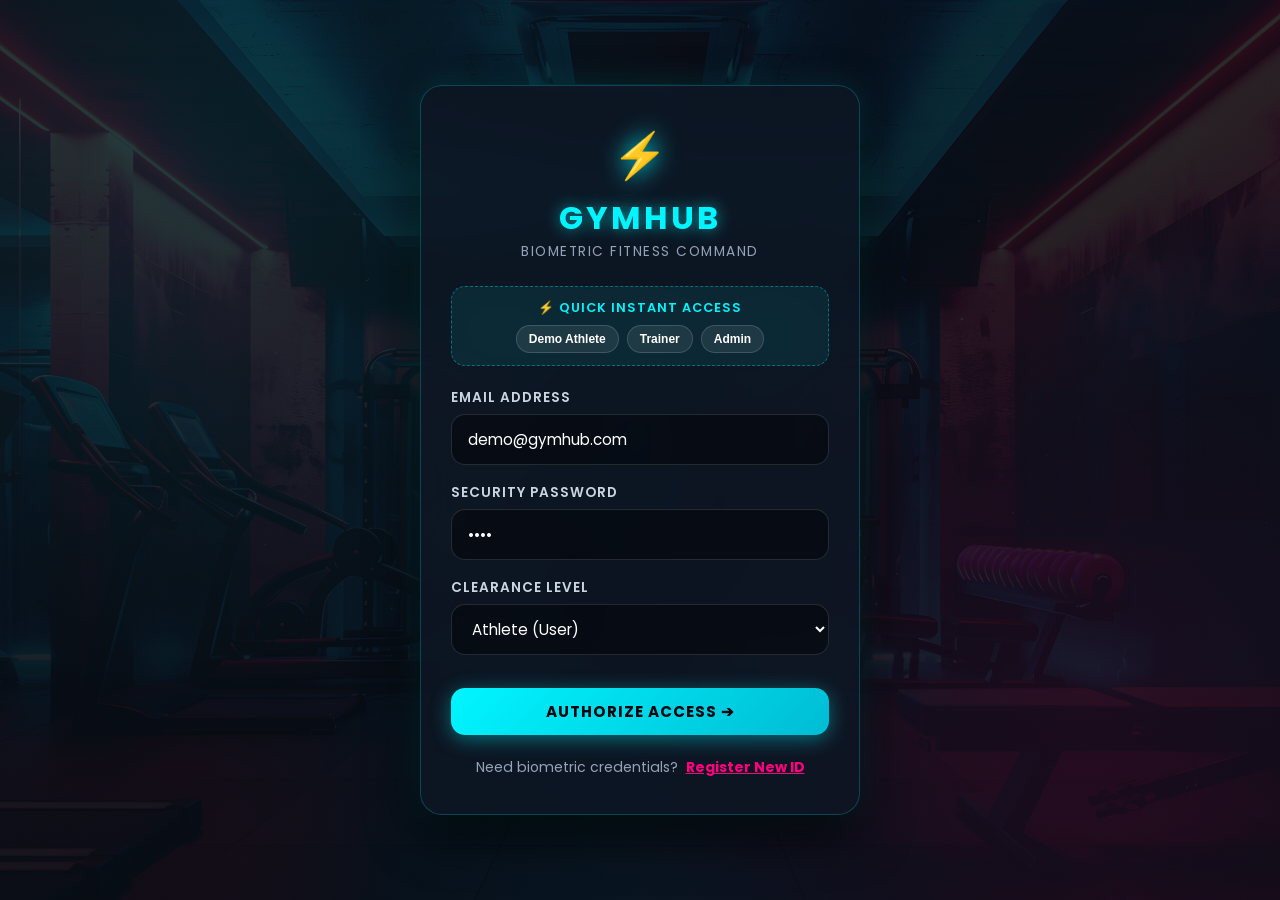
<file: workout.html>
<!DOCTYPE html>
<html lang="en">
<head>
    <meta charset="UTF-8">
    <meta name="viewport" content="width=device-width, initial-scale=1.0">
    <title>Gym Hub - Combat Training & Workouts</title>
    <link rel="stylesheet" href="style.css">
    <style>
        .plan-cards-grid {
            display: grid;
            grid-template-columns: repeat(auto-fit, minmax(260px, 1fr));
            gap: 20px;
            margin-top: 15px;
        }

        .plan-card {
            background: var(--bg-surface);
            backdrop-filter: var(--backdrop-blur);
            border: 1px solid var(--border-color);
            border-radius: var(--radius-lg);
            padding: 26px 20px;
            text-align: center;
            transition: all 0.3s ease;
            cursor: pointer;
            position: relative;
        }

        .plan-card:hover {
            border-color: var(--cyan-glow);
            transform: translateY(-5px);
            box-shadow: 0 10px 30px rgba(0, 246, 255, 0.2);
        }

        .plan-card.active-plan {
            border-color: var(--cyan-glow);
            background: linear-gradient(135deg, rgba(0, 246, 255, 0.15), rgba(22, 36, 58, 0.9));
            box-shadow: 0 0 30px rgba(0, 246, 255, 0.35);
        }

        .plan-badge {
            position: absolute;
            top: 14px;
            right: 14px;
        }

        .plan-title {
            color: var(--cyan-glow);
            font-size: 1.4em;
            margin-bottom: 8px;
            text-transform: uppercase;
        }

        .plan-desc {
            font-size: 0.88em;
            color: var(--text-secondary);
            margin-bottom: 20px;
            line-height: 1.4;
        }

        /* Exercise Cards */
        .exercise-grid {
            display: grid;
            grid-template-columns: repeat(auto-fit, minmax(200px, 1fr));
            gap: 20px;
            margin-top: 20px;
        }

        .exercise-card {
            background: var(--bg-surface);
            border: 1px solid var(--border-color);
            border-radius: var(--radius-md);
            overflow: hidden;
            transition: all 0.3s ease;
        }

        .exercise-card:hover {
            transform: translateY(-4px);
            border-color: var(--cyan-glow);
            box-shadow: 0 8px 25px rgba(0, 246, 255, 0.2);
        }

        .exercise-card img {
            width: 100%;
            height: 160px;
            object-fit: cover;
            border-bottom: 1px solid rgba(255, 255, 255, 0.1);
        }

        .exercise-info {
            padding: 14px;
        }

        .exercise-name {
            font-weight: 700;
            color: #fff;
            font-size: 1.05em;
            margin-bottom: 4px;
        }

        .exercise-meta {
            font-size: 0.8em;
            color: var(--cyan-glow);
            display: flex;
            justify-content: space-between;
        }

        /* Tactical Quest Section */
        .quest-box {
            background: linear-gradient(135deg, rgba(255, 0, 127, 0.08), rgba(0, 246, 255, 0.06));
            border: 1px solid rgba(255, 0, 127, 0.3);
            border-radius: var(--radius-lg);
            padding: 30px;
            margin-top: 40px;
            text-align: center;
        }

        .quest-result-container {
            margin-top: 25px;
            text-align: left;
            display: none;
        }

        .quest-task-item {
            background: rgba(255, 255, 255, 0.05);
            border-radius: var(--radius-md);
            padding: 14px 18px;
            margin-bottom: 10px;
            display: flex;
            justify-content: space-between;
            align-items: center;
            border-left: 4px solid var(--cyan-glow);
            transition: all 0.2s;
        }

        .quest-task-item.completed {
            border-left-color: var(--green-glow);
            background: rgba(0, 245, 155, 0.1);
            text-decoration: line-through;
            opacity: 0.75;
        }

        /* Cyber Rest Timer */
        .timer-panel {
            background: rgba(0, 0, 0, 0.4);
            border: 1px solid var(--border-color);
            border-radius: var(--radius-md);
            padding: 20px;
            margin-top: 25px;
            display: flex;
            flex-direction: column;
            align-items: center;
            gap: 12px;
        }

        .timer-display {
            font-size: 3em;
            font-weight: 800;
            color: var(--cyan-glow);
            text-shadow: 0 0 20px var(--cyan-glow);
            font-family: monospace;
        }

        .timer-controls {
            display: flex;
            gap: 10px;
        }
    </style>
</head>
<body>

    <!-- Shared Top Navbar -->
    <div id="gym-navbar"></div>

    <div class="page-container">
        
        <div class="page-header">
            <span class="badge badge-cyan" style="margin-bottom: 8px;">COMBAT PROTOCOL</span>
            <h1 class="page-title">Workout & Tactical Training</h1>
            <p class="page-subtitle">Select your clearance tier, execute combat movements, and complete daily quests.</p>
        </div>

        <!-- Tier Selection -->
        <div style="margin-bottom: 35px;">
            <h2 style="font-size: 1.4em; color: var(--magenta-glow); border-left: 4px solid var(--magenta-glow); padding-left: 12px; margin-bottom: 15px;">
                1. Select Training Rank
            </h2>
            <div class="plan-cards-grid">
                
                <div class="plan-card active-plan" id="plan-novice" onclick="choosePlan('Novice Tier', 'plan-novice')">
                    <span class="badge badge-cyan plan-badge">Rank E</span>
                    <h3 class="plan-title">Novice Tier</h3>
                    <p class="plan-desc">Build baseline neuromuscular strength and joint stability with fundamental movements.</p>
                    <button class="btn btn-outline btn-sm btn-block">Selected</button>
                </div>

                <div class="plan-card" id="plan-warrior" onclick="choosePlan('Warrior Tier', 'plan-warrior')">
                    <span class="badge badge-magenta plan-badge">Rank C</span>
                    <h3 class="plan-title">Warrior Tier</h3>
                    <p class="plan-desc">Hypertrophic conditioning, explosive power, and muscle density development.</p>
                    <button class="btn btn-outline btn-sm btn-block">Select Rank</button>
                </div>

                <div class="plan-card" id="plan-titan" onclick="choosePlan('Titan Tier', 'plan-titan')">
                    <span class="badge badge-green plan-badge">Rank S</span>
                    <h3 class="plan-title">Titan Tier</h3>
                    <p class="plan-desc">Maximum load, intensity multipliers, and absolute physical peak performance.</p>
                    <button class="btn btn-outline btn-sm btn-block">Select Rank</button>
                </div>

            </div>
        </div>

        <!-- Exercise Armory -->
        <div style="margin-bottom: 35px;">
            <h2 style="font-size: 1.4em; color: var(--cyan-glow); border-left: 4px solid var(--cyan-glow); padding-left: 12px;">
                2. Exercise Techniques Library
            </h2>
            <div class="exercise-grid" id="exerciseContainer">
                <!-- Dynamically populated -->
            </div>
        </div>

        <!-- Tactical Quest Generator & Rest Timer -->
        <div class="quest-box">
            <span class="badge badge-magenta" style="margin-bottom: 10px;">DAILY ASSIGNMENT</span>
            <h2 style="font-size: 1.8em; color: #fff; margin-bottom: 8px;">Tactical Quest Generator</h2>
            <p style="color: var(--text-muted); max-width: 600px; margin: 0 auto 20px;">
                Generate an algorithmic combat routine calibrated specifically to your selected clearance rank.
            </p>
            
            <button class="btn btn-primary" onclick="generateTacticalWorkout()">
                ⚡ Generate Daily Combat Quest
            </button>

            <!-- Results View -->
            <div class="quest-result-container" id="questResult">
                <div style="display: flex; justify-content: space-between; align-items: center; margin-bottom: 15px;">
                    <h3 style="color: var(--cyan-glow);" id="activeQuestTitle">Active Quest</h3>
                    <span class="badge badge-green" id="questStatusBadge">0/3 Done</span>
                </div>

                <div id="questTasksList"></div>

                <!-- Rest Interval Timer -->
                <div class="timer-panel">
                    <div style="font-size: 0.85em; color: var(--text-muted); letter-spacing: 1px; text-transform: uppercase;">
                        ⏱ Tactical Rest Interval Timer
                    </div>
                    <div class="timer-display" id="timerDisplay">01:00</div>
                    <div class="timer-controls">
                        <button class="btn btn-primary btn-sm" onclick="startTimer()">Start</button>
                        <button class="btn btn-outline btn-sm" onclick="pauseTimer()">Pause</button>
                        <button class="btn btn-danger btn-sm" onclick="resetTimer()">Reset</button>
                    </div>
                </div>
            </div>

        </div>

    </div>

    <!-- Scripts -->
    <script src="script.js"></script>
    <script>
        protectPage();
        renderNavbar('workout');

        // Exercise database
        const exercises = [
            { name: "Pushups", img: "push.jpeg", target: "Chest & Triceps", defaultSets: "4 x 15 Reps" },
            { name: "Squats", img: "squats.jpeg", target: "Quads & Glutes", defaultSets: "4 x 20 Reps" },
            { name: "Plank", img: "plank.jpeg", target: "Core Stability", defaultSets: "3 x 60 Sec" },
            { name: "Lunges", img: "lunge.jpeg", target: "Hamstrings & Balance", defaultSets: "4 x 12 Reps" },
            { name: "Burpees", img: "bur.jpeg", target: "Full Body Cardio", defaultSets: "3 x 15 Reps" }
        ];

        // Render library
        const container = document.getElementById('exerciseContainer');
        exercises.forEach(ex => {
            const card = document.createElement('div');
            card.className = 'exercise-card';
            card.innerHTML = `
                <img src="${ex.img}" alt="${ex.name}" onerror="this.src='hi.jpg'">
                <div class="exercise-info">
                    <div class="exercise-name">${ex.name}</div>
                    <div class="exercise-meta">
                        <span>🎯 ${ex.target}</span>
                        <span>${ex.defaultSets}</span>
                    </div>
                </div>
            `;
            container.appendChild(card);
        });

        // Plan Selection
        let currentPlan = "Novice Tier";
        function choosePlan(planName, cardId) {
            playCyberSound('click');
            currentPlan = planName;
            document.querySelectorAll('.plan-card').forEach(c => {
                c.classList.remove('active-plan');
                c.querySelector('button').textContent = "Select Rank";
            });
            const activeCard = document.getElementById(cardId);
            if (activeCard) {
                activeCard.classList.add('active-plan');
                activeCard.querySelector('button').textContent = "Selected";
            }
            showGymToast(`[SYSTEM]: ${planName} Synchronized!`, "success");
        }

        // Daily Quest Generator
        let activeTasks = [];
        function generateTacticalWorkout() {
            playCyberSound('click');
            const shuffled = [...exercises].sort(() => 0.5 - Math.random());
            activeTasks = shuffled.slice(0, 3).map(e => ({
                name: e.name,
                target: e.target,
                sets: currentPlan.includes('Titan') ? '5 Sets to Failure' : (currentPlan.includes('Warrior') ? '4 Sets x 15 Reps' : '3 Sets x 12 Reps'),
                completed: false
            }));

            document.getElementById('activeQuestTitle').textContent = `Quest Active: ${currentPlan}`;
            renderQuestTasks();
            document.getElementById('questResult').style.display = 'block';
            showGymToast("Daily Quest Generated! Crush your sets.", "success");
            playCyberSound('success');
        }

        function renderQuestTasks() {
            const listDiv = document.getElementById('questTasksList');
            listDiv.innerHTML = '';
            let completedCount = 0;

            activeTasks.forEach((task, idx) => {
                if (task.completed) completedCount++;
                const item = document.createElement('div');
                item.className = `quest-task-item ${task.completed ? 'completed' : ''}`;
                item.innerHTML = `
                    <div>
                        <strong>▶ ${task.name}</strong> - <span style="color:var(--cyan-glow);">${task.sets}</span>
                        <div style="font-size:0.8em; color:var(--text-muted); margin-top:2px;">Target: ${task.target}</div>
                    </div>
                    <button class="btn ${task.completed ? 'btn-magenta' : 'btn-primary'} btn-sm" onclick="toggleTask(${idx})">
                        ${task.completed ? '✓ Done' : 'Complete'}
                    </button>
                `;
                listDiv.appendChild(item);
            });

            document.getElementById('questStatusBadge').textContent = `${completedCount}/${activeTasks.length} Done`;
            if (completedCount === activeTasks.length && activeTasks.length > 0) {
                playCyberSound('success');
                showGymToast("🎉 ALL QUEST OBJECTIVES ACCOMPLISHED!", "success");
            }
        }

        function toggleTask(index) {
            playCyberSound('click');
            activeTasks[index].completed = !activeTasks[index].completed;
            renderQuestTasks();
        }

        // Rest Timer Logic
        let timerSeconds = 60;
        let timerInterval = null;

        function updateTimerDisplay() {
            const mins = Math.floor(timerSeconds / 60);
            const secs = timerSeconds % 60;
            document.getElementById('timerDisplay').textContent = 
                `${mins.toString().padStart(2, '0')}:${secs.toString().padStart(2, '0')}`;
        }

        function startTimer() {
            playCyberSound('click');
            if (timerInterval) return;
            timerInterval = setInterval(() => {
                if (timerSeconds > 0) {
                    timerSeconds--;
                    updateTimerDisplay();
                } else {
                    clearInterval(timerInterval);
                    timerInterval = null;
                    playCyberSound('success');
                    showGymToast("⏰ Rest period ended! Begin your next set.", "info");
                }
            }, 1000);
        }

        function pauseTimer() {
            playCyberSound('click');
            clearInterval(timerInterval);
            timerInterval = null;
        }

        function resetTimer() {
            playCyberSound('click');
            pauseTimer();
            timerSeconds = 60;
            updateTimerDisplay();
        }
    </script>
</body>
</html>
</file>
<file: style.css>
/* ==========================================================
   GYM HUB - MASTER DESIGN SYSTEM & SHARED STYLES
   Futuristic Cyber-Fitness Aesthetic with Glassmorphism
   ========================================================== */

@import url('https://fonts.googleapis.com/css2?family=Poppins:wght@300;400;500;600;700;800&family=Orbitron:wght@600;800&display=swap');

:root {
    --bg-primary: #080d14;
    --bg-surface: rgba(16, 25, 40, 0.75);
    --bg-surface-hover: rgba(22, 36, 58, 0.85);
    --bg-card: rgba(255, 255, 255, 0.05);
    --border-color: rgba(0, 246, 255, 0.22);
    --border-hover: rgba(0, 246, 255, 0.6);
    
    --cyan-glow: #00f6ff;
    --cyan-dim: #00bcd4;
    --magenta-glow: #ff007f;
    --magenta-dim: #d80064;
    --gold-glow: #ffb703;
    --green-glow: #00f59b;
    --danger: #ff3366;
    
    --text-primary: #ffffff;
    --text-secondary: #cbd5e1;
    --text-muted: #94a3b8;
    
    --radius-sm: 8px;
    --radius-md: 14px;
    --radius-lg: 22px;
    --radius-full: 9999px;
    
    --shadow-cyan: 0 0 25px rgba(0, 246, 255, 0.45);
    --shadow-magenta: 0 0 25px rgba(255, 0, 127, 0.45);
    --shadow-card: 0 15px 35px rgba(0, 0, 0, 0.7);
    --backdrop-blur: blur(18px);
}

/* ---------- RESET & BASE ---------- */
* {
    box-sizing: border-box;
    margin: 0;
    padding: 0;
}

html, body {
    min-height: 100vh;
    font-family: 'Poppins', -apple-system, BlinkMacSystemFont, sans-serif;
    background-color: var(--bg-primary);
    color: var(--text-primary);
    overflow-x: hidden;
    scroll-behavior: smooth;
}

body {
    background-image: 
        radial-gradient(circle at 15% 20%, rgba(0, 246, 255, 0.08) 0%, transparent 40%),
        radial-gradient(circle at 85% 80%, rgba(255, 0, 127, 0.08) 0%, transparent 40%),
        linear-gradient(rgba(8, 13, 20, 0.86), rgba(8, 13, 20, 0.94)),
        url('hi.jpg');
    background-size: cover;
    background-position: center;
    background-attachment: fixed;
    background-repeat: no-repeat;
    opacity: 0;
    transition: opacity 0.8s ease-in-out;
}

body.loaded {
    opacity: 1;
}

/* Fallback if hi.jpg is missing */
body::before {
    content: '';
    position: fixed;
    inset: 0;
    background: radial-gradient(circle at 50% 50%, #0d1b2a 0%, #05080e 100%);
    z-index: -2;
}

/* ---------- SCROLLBAR ---------- */
::-webkit-scrollbar {
    width: 8px;
    height: 8px;
}
::-webkit-scrollbar-track {
    background: #080d14;
}
::-webkit-scrollbar-thumb {
    background: rgba(0, 246, 255, 0.3);
    border-radius: var(--radius-full);
}
::-webkit-scrollbar-thumb:hover {
    background: var(--cyan-glow);
    box-shadow: 0 0 10px var(--cyan-glow);
}

/* ---------- TYPOGRAPHY ---------- */
h1, h2, h3, h4, .brand-title {
    font-family: 'Poppins', sans-serif;
    font-weight: 700;
    letter-spacing: 1px;
}

.text-cyan { color: var(--cyan-glow); }
.text-magenta { color: var(--magenta-glow); }
.text-muted { color: var(--text-muted); }

/* ---------- FULLSCREEN CYBER LOADER ---------- */
#loader {
    position: fixed;
    inset: 0;
    background: radial-gradient(circle at center, #0f2027 0%, #05080e 100%);
    display: flex;
    flex-direction: column;
    justify-content: center;
    align-items: center;
    z-index: 99999;
    transition: opacity 0.4s ease, visibility 0.4s ease;
}

#loader.hidden {
    opacity: 0;
    visibility: hidden;
    pointer-events: none;
}

.loader-ring {
    position: relative;
    width: 80px;
    height: 80px;
    border-radius: 50%;
    border: 4px solid rgba(255, 255, 255, 0.08);
    border-top: 4px solid var(--cyan-glow);
    border-right: 4px solid var(--magenta-glow);
    box-shadow: var(--shadow-cyan);
    animation: spin 1s cubic-bezier(0.68, -0.55, 0.27, 1.55) infinite;
}

.loader-ring::after {
    content: '';
    position: absolute;
    inset: 12px;
    border-radius: 50%;
    border: 3px solid transparent;
    border-bottom: 3px solid var(--cyan-glow);
    animation: spinReverse 0.8s linear infinite;
}

@keyframes spin { 100% { transform: rotate(360deg); } }
@keyframes spinReverse { 100% { transform: rotate(-360deg); } }

#loader h3 {
    margin-top: 24px;
    color: var(--cyan-glow);
    letter-spacing: 4px;
    text-transform: uppercase;
    font-size: 1.1em;
    text-shadow: 0 0 15px var(--cyan-glow);
}

#loader p {
    margin-top: 6px;
    font-size: 0.85em;
    color: var(--text-muted);
    letter-spacing: 2px;
    text-transform: uppercase;
}

/* ---------- NAVIGATION BAR ---------- */
.gym-nav {
    position: sticky;
    top: 0;
    left: 0;
    right: 0;
    z-index: 1000;
    background: rgba(8, 13, 20, 0.88);
    backdrop-filter: blur(20px);
    -webkit-backdrop-filter: blur(20px);
    border-bottom: 1px solid var(--border-color);
    box-shadow: 0 4px 30px rgba(0, 0, 0, 0.6);
}

.nav-container {
    max-width: 1280px;
    margin: 0 auto;
    padding: 12px 24px;
    display: flex;
    justify-content: space-between;
    align-items: center;
}

.nav-brand {
    display: flex;
    align-items: center;
    gap: 10px;
    text-decoration: none;
    color: #fff;
    font-weight: 800;
    font-size: 1.35em;
    letter-spacing: 2px;
}

.brand-icon {
    font-size: 1.3em;
    filter: drop-shadow(0 0 8px var(--cyan-glow));
    animation: pulseIcon 2s infinite ease-in-out;
}

@keyframes pulseIcon {
    0%, 100% { transform: scale(1); }
    50% { transform: scale(1.15); filter: drop-shadow(0 0 14px var(--magenta-glow)); }
}

.brand-title .highlight {
    color: var(--cyan-glow);
    text-shadow: 0 0 15px var(--cyan-glow);
}

.nav-menu {
    display: flex;
    align-items: center;
    gap: 8px;
}

.nav-link {
    display: flex;
    align-items: center;
    gap: 6px;
    color: var(--text-secondary);
    text-decoration: none;
    padding: 8px 14px;
    border-radius: var(--radius-md);
    font-size: 0.9em;
    font-weight: 600;
    transition: all 0.25s ease;
    border: 1px solid transparent;
}

.nav-link:hover {
    color: var(--cyan-glow);
    background: rgba(0, 246, 255, 0.08);
    border-color: rgba(0, 246, 255, 0.3);
    transform: translateY(-1px);
}

.nav-link.active {
    color: #000;
    background: linear-gradient(135deg, var(--cyan-glow), var(--cyan-dim));
    box-shadow: 0 0 18px rgba(0, 246, 255, 0.5);
    font-weight: 700;
}

.cart-pill {
    background: var(--magenta-glow);
    color: #fff;
    font-size: 0.72em;
    font-weight: 800;
    padding: 2px 7px;
    border-radius: var(--radius-full);
    margin-left: 2px;
    box-shadow: 0 0 10px var(--magenta-glow);
}

.nav-user-box {
    display: flex;
    align-items: center;
    gap: 12px;
    margin-left: 14px;
    padding-left: 14px;
    border-left: 1px solid rgba(255, 255, 255, 0.15);
}

.user-chip {
    font-size: 0.85em;
    font-weight: 600;
    color: var(--cyan-glow);
    background: rgba(0, 246, 255, 0.1);
    padding: 5px 12px;
    border-radius: var(--radius-full);
    border: 1px solid rgba(0, 246, 255, 0.3);
    max-width: 140px;
    white-space: nowrap;
    overflow: hidden;
    text-overflow: ellipsis;
}

.nav-logout-btn {
    background: transparent;
    border: 1px solid rgba(255, 51, 102, 0.5);
    color: var(--danger);
    padding: 6px 14px;
    font-size: 0.8em;
    font-weight: 700;
    border-radius: var(--radius-md);
    cursor: pointer;
    transition: all 0.25s ease;
    text-transform: uppercase;
}

.nav-logout-btn:hover {
    background: var(--danger);
    color: #fff;
    box-shadow: 0 0 15px var(--danger);
}

/* Mobile Nav Toggle */
.nav-toggle {
    display: none;
    background: transparent;
    border: none;
    cursor: pointer;
    padding: 8px;
    flex-direction: column;
    gap: 5px;
}

.nav-toggle span {
    display: block;
    width: 24px;
    height: 3px;
    background: var(--cyan-glow);
    border-radius: 2px;
    transition: 0.3s;
}

/* ---------- SHARED LAYOUT & CONTAINERS ---------- */
.page-container {
    max-width: 1200px;
    margin: 30px auto;
    padding: 0 20px 60px;
    animation: pageReveal 0.6s ease forwards;
}

@keyframes pageReveal {
    from { opacity: 0; transform: translateY(18px); }
    to { opacity: 1; transform: translateY(0); }
}

.page-header {
    text-align: center;
    margin-bottom: 35px;
}

.page-title {
    font-size: 2.4em;
    text-transform: uppercase;
    color: var(--cyan-glow);
    text-shadow: 0 0 20px rgba(0, 246, 255, 0.5);
    letter-spacing: 2px;
}

.page-subtitle {
    font-size: 0.95em;
    color: var(--text-muted);
    margin-top: 6px;
    letter-spacing: 1px;
}

/* ---------- GLASS CARDS ---------- */
.card-glass {
    background: var(--bg-surface);
    backdrop-filter: var(--backdrop-blur);
    -webkit-backdrop-filter: var(--backdrop-blur);
    border: 1px solid var(--border-color);
    border-radius: var(--radius-lg);
    padding: 28px;
    box-shadow: var(--shadow-card);
    transition: all 0.3s cubic-bezier(0.165, 0.84, 0.44, 1);
    position: relative;
    overflow: hidden;
}

.card-glass:hover {
    border-color: var(--border-hover);
    box-shadow: var(--shadow-card), 0 0 25px rgba(0, 246, 255, 0.15);
}

/* ---------- BUTTONS ---------- */
.btn {
    display: inline-flex;
    align-items: center;
    justify-content: center;
    gap: 8px;
    padding: 12px 24px;
    border-radius: var(--radius-md);
    border: none;
    font-family: inherit;
    font-size: 0.95em;
    font-weight: 700;
    letter-spacing: 1px;
    text-transform: uppercase;
    text-decoration: none;
    cursor: pointer;
    transition: all 0.3s ease;
    user-select: none;
}

.btn-primary {
    background: linear-gradient(135deg, var(--cyan-glow), var(--cyan-dim));
    color: #05080e;
    box-shadow: 0 4px 20px rgba(0, 246, 255, 0.4);
}

.btn-primary:hover {
    transform: translateY(-2px);
    box-shadow: 0 6px 30px rgba(0, 246, 255, 0.7);
}

.btn-magenta {
    background: linear-gradient(135deg, var(--magenta-glow), var(--magenta-dim));
    color: #fff;
    box-shadow: 0 4px 20px rgba(255, 0, 127, 0.4);
}

.btn-magenta:hover {
    transform: translateY(-2px);
    box-shadow: 0 6px 30px rgba(255, 0, 127, 0.7);
}

.btn-outline {
    background: transparent;
    color: var(--cyan-glow);
    border: 1px solid var(--cyan-glow);
}

.btn-outline:hover {
    background: rgba(0, 246, 255, 0.12);
    box-shadow: 0 0 20px rgba(0, 246, 255, 0.3);
}

.btn-danger {
    background: linear-gradient(135deg, #ff3366, #c20038);
    color: #fff;
}

.btn-danger:hover {
    box-shadow: 0 0 20px rgba(255, 51, 102, 0.6);
}

.btn-sm {
    padding: 8px 16px;
    font-size: 0.85em;
    border-radius: var(--radius-sm);
}

.btn-block {
    width: 100%;
}

/* ---------- FORMS & INPUTS ---------- */
.form-group {
    margin-bottom: 18px;
    text-align: left;
}

.form-label {
    display: block;
    margin-bottom: 6px;
    font-size: 0.85em;
    font-weight: 600;
    color: var(--text-secondary);
    text-transform: uppercase;
    letter-spacing: 1px;
}

.form-control, input[type="text"], input[type="email"], input[type="password"], input[type="number"], select, textarea {
    width: 100%;
    padding: 13px 16px;
    border-radius: var(--radius-md);
    border: 1px solid rgba(255, 255, 255, 0.12);
    background: rgba(0, 0, 0, 0.4);
    color: #fff;
    font-family: inherit;
    font-size: 0.95em;
    transition: all 0.3s ease;
    box-sizing: border-box;
}

.form-control:focus, input:focus, select:focus, textarea:focus {
    outline: none;
    border-color: var(--cyan-glow);
    box-shadow: 0 0 16px rgba(0, 246, 255, 0.4);
    background: rgba(0, 0, 0, 0.6);
}

select option {
    background: #0d1624;
    color: #fff;
}

/* ---------- BADGES ---------- */
.badge {
    display: inline-block;
    padding: 4px 10px;
    border-radius: var(--radius-full);
    font-size: 0.75em;
    font-weight: 700;
    letter-spacing: 1px;
    text-transform: uppercase;
}

.badge-cyan { background: rgba(0, 246, 255, 0.15); color: var(--cyan-glow); border: 1px solid rgba(0, 246, 255, 0.4); }
.badge-magenta { background: rgba(255, 0, 127, 0.15); color: var(--magenta-glow); border: 1px solid rgba(255, 0, 127, 0.4); }
.badge-green { background: rgba(0, 245, 155, 0.15); color: var(--green-glow); border: 1px solid rgba(0, 245, 155, 0.4); }

/* ---------- TOAST NOTIFICATION ---------- */
#gym-toast {
    position: fixed;
    bottom: 30px;
    right: 30px;
    background: rgba(16, 25, 40, 0.95);
    backdrop-filter: blur(20px);
    border: 1px solid var(--cyan-glow);
    color: #fff;
    padding: 14px 24px;
    border-radius: var(--radius-md);
    box-shadow: var(--shadow-cyan);
    font-size: 0.92em;
    font-weight: 600;
    z-index: 100000;
    display: flex;
    align-items: center;
    gap: 12px;
    transform: translateY(120px);
    opacity: 0;
    transition: all 0.35s cubic-bezier(0.175, 0.885, 0.32, 1.275);
    pointer-events: none;
}

#gym-toast.show {
    transform: translateY(0);
    opacity: 1;
    pointer-events: auto;
}

#gym-toast.toast-error {
    border-color: var(--danger);
    box-shadow: 0 0 25px rgba(255, 51, 102, 0.5);
}

#gym-toast.toast-success {
    border-color: var(--green-glow);
    box-shadow: 0 0 25px rgba(0, 245, 155, 0.5);
}

/* ---------- RESPONSIVE RULES ---------- */
@media (max-width: 900px) {
    .nav-toggle {
        display: flex;
    }
    .nav-menu {
        position: absolute;
        top: 100%;
        left: 0;
        right: 0;
        background: rgba(8, 13, 20, 0.97);
        backdrop-filter: blur(25px);
        border-bottom: 1px solid var(--border-color);
        flex-direction: column;
        align-items: stretch;
        padding: 20px;
        gap: 10px;
        display: none;
    }
    .nav-menu.open {
        display: flex;
    }
    .nav-user-box {
        margin-left: 0;
        padding-left: 0;
        border-left: none;
        border-top: 1px solid rgba(255, 255, 255, 0.1);
        padding-top: 14px;
        justify-content: space-between;
    }
    .page-title {
        font-size: 1.9em;
    }
}
</file>
